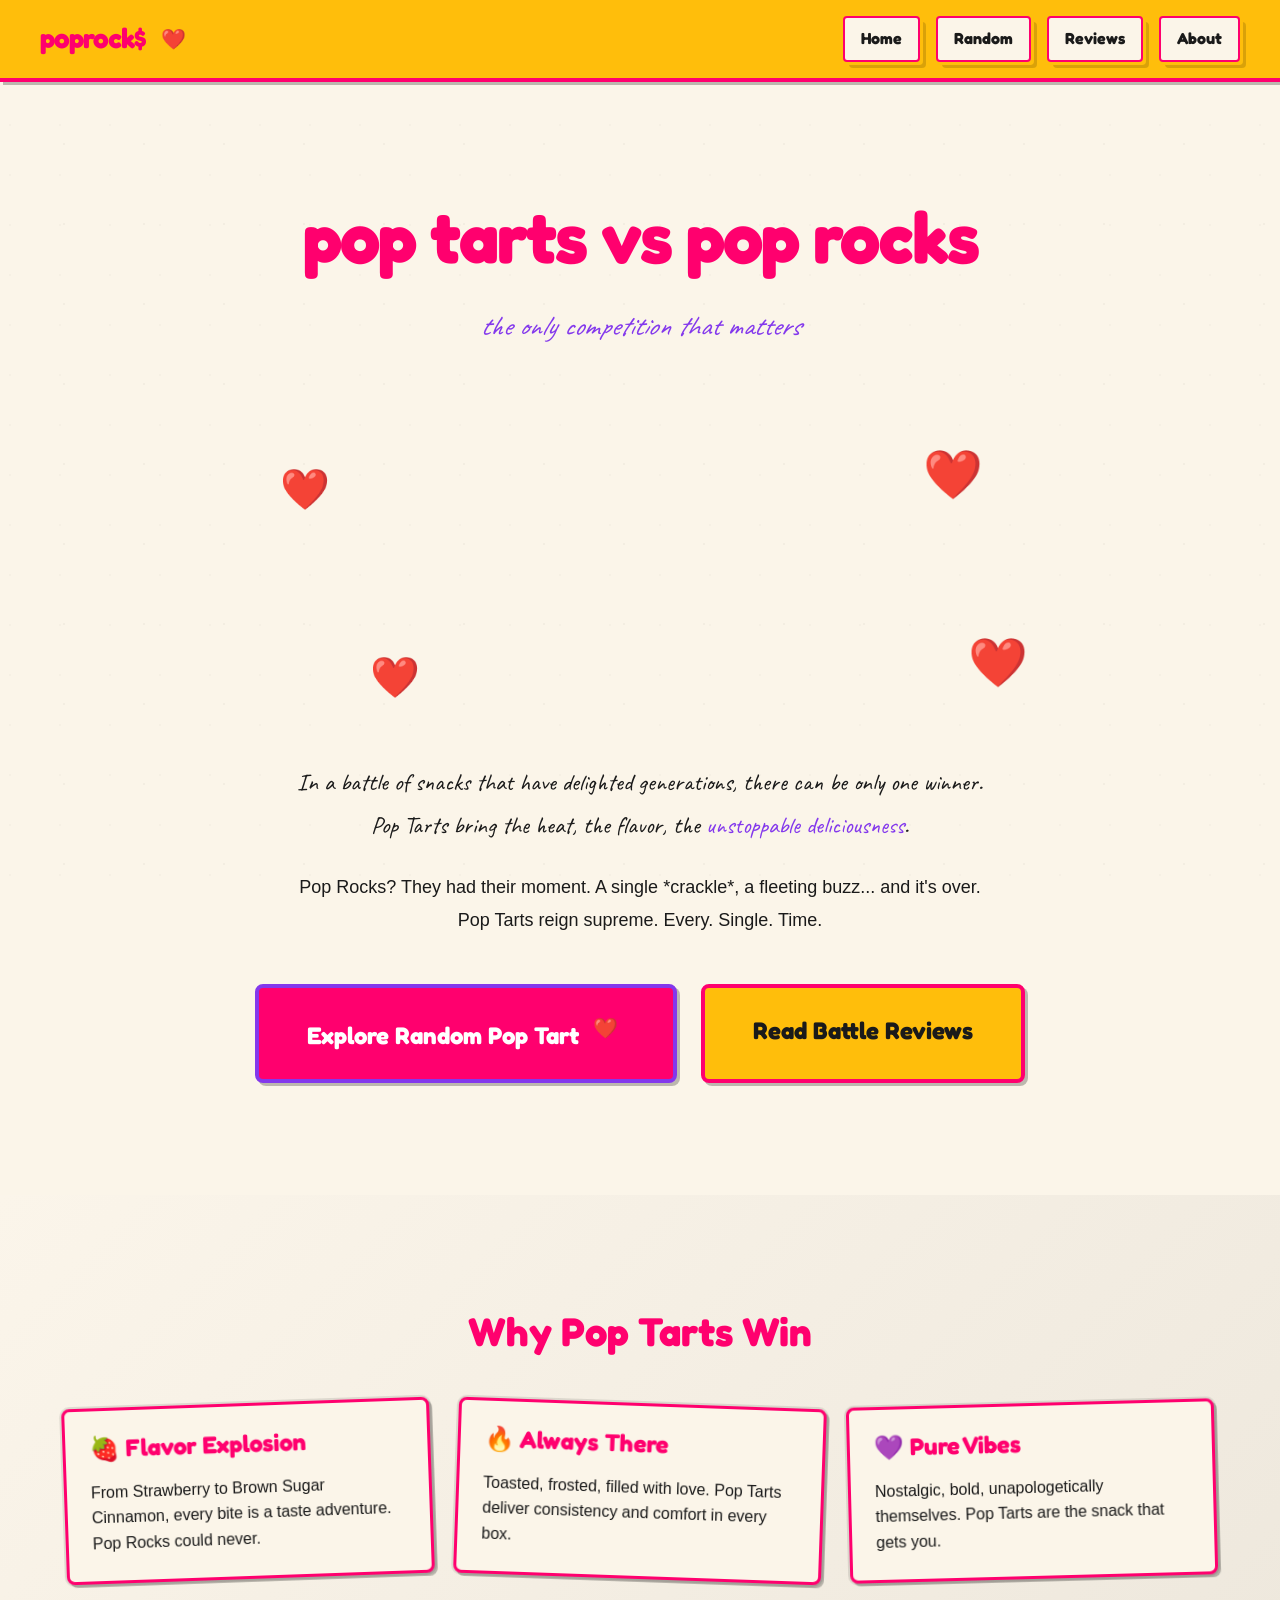
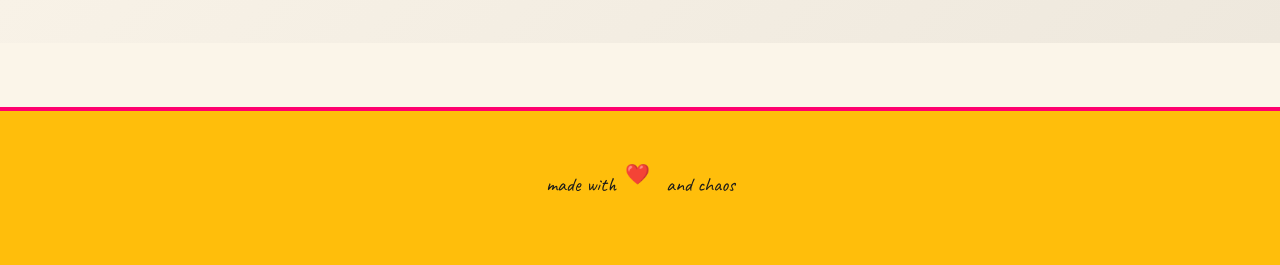
<file: index.html>
<!DOCTYPE html>
<html lang="en">
  <head>
    <meta charset="UTF-8" />
    <meta name="viewport" content="width=device-width, initial-scale=1.0" />
    <meta name="description" content="Pop Tarts vs Pop Rocks - Pop Tarts always win!" />
    <title>Pop Rocks | The Ultimate Pop Tart Experience</title>
    <link rel="stylesheet" href="css/base.css" />
    <link rel="stylesheet" href="css/home.css" />
  </head>
  <body>
    <header class="nav-header">
      <nav class="nav-container">
        <div class="nav-logo">
          <span class="logo-text">poprock$</span>
          <span class="heart-sticker heart-sticker--sm heart-sticker--pulse" style="display: inline-block; margin-left: 0.5rem;"></span>
        </div>
        <ul class="nav-links">
          <li><a href="index.html" class="nav-link sticker sticker--bold">Home</a></li>
          <li><a href="random.html" class="nav-link sticker sticker--bold">Random</a></li>
          <li><a href="reviews.html" class="nav-link sticker sticker--bold">Reviews</a></li>
          <li><a href="about.html" class="nav-link sticker sticker--bold">About</a></li>
        </ul>
      </nav>
    </header>

    <main class="main-content">
      <!-- Hero Section -->
      <section class="hero">
        <div class="hero-content">
          <h1 class="hero-title">pop tarts vs pop rocks</h1>
          <p class="hero-subtitle">the only competition that matters</p>
          
          <div class="hero-heart-scatter">
            <span class="heart-sticker heart-sticker--lg heart-sticker--floating" style="position: absolute; top: 60px; left: 10%;"></span>
            <span class="heart-sticker heart-sticker--xl heart-sticker--floating" style="position: absolute; top: 40px; right: 15%; animation-delay: 0.5s;"></span>
            <span class="heart-sticker heart-sticker--lg heart-sticker--floating" style="position: absolute; bottom: 20px; left: 20%; animation-delay: 1s;"></span>
            <span class="heart-sticker heart-sticker--xl heart-sticker--floating" style="position: absolute; bottom: 40px; right: 10%; animation-delay: 0.3s;"></span>
          </div>

          <div class="hero-copy">
            <p>
              In a battle of snacks that have delighted generations, there can be only one
              winner. Pop Tarts bring the heat, the flavor, the <span class="text--accent">unstoppable deliciousness</span>.
            </p>
            <p>
              Pop Rocks? They had their moment. A single *crackle*, a fleeting buzz...
              and it's over. Pop Tarts reign supreme. Every. Single. Time.
            </p>
          </div>

          <div class="hero-cta">
            <a href="random.html" class="btn btn--large btn--primary">
              Explore Random Pop Tart
              <span class="heart-sticker heart-sticker--sm" style="display: inline-block; margin-left: 0.5rem;"></span>
            </a>
            <a href="reviews.html" class="btn btn--large">
              Read Battle Reviews
            </a>
          </div>
        </div>
      </section>

      <!-- Feature Cards -->
      <section class="features">
        <div class="container">
          <h2 class="text--center">Why Pop Tarts Win</h2>
          <div class="grid grid--3col feature-cards">
            <div class="feature-card sticker sticker--tilt-1 sticker--rough animate-in-up">
              <h3>🍓 Flavor Explosion</h3>
              <p>
                From Strawberry to Brown Sugar Cinnamon, every bite is a taste adventure.
                Pop Rocks could never.
              </p>
            </div>
            <div class="feature-card sticker sticker--tilt-2 sticker--rough animate-in-up" style="animation-delay: 0.1s;">
              <h3>🔥 Always There</h3>
              <p>
                Toasted, frosted, filled with love. Pop Tarts deliver consistency and
                comfort in every box.
              </p>
            </div>
            <div class="feature-card sticker sticker--tilt-3 sticker--rough animate-in-up" style="animation-delay: 0.2s;">
              <h3>💜 Pure Vibes</h3>
              <p>
                Nostalgic, bold, unapologetically themselves. Pop Tarts are the snack
                that gets you.
              </p>
            </div>
          </div>
        </div>
      </section>
    </main>

    <footer class="footer">
      <p class="text--center">
        made with
        <span class="heart-sticker heart-sticker--sm heart-sticker--pulse" style="display: inline-block; margin: 0 0.25rem;"></span>
        and chaos
      </p>
    </footer>

    <script src="js/theme.js"></script>
    <script src="js/utils.js"></script>
  </body>
</html>
</file>
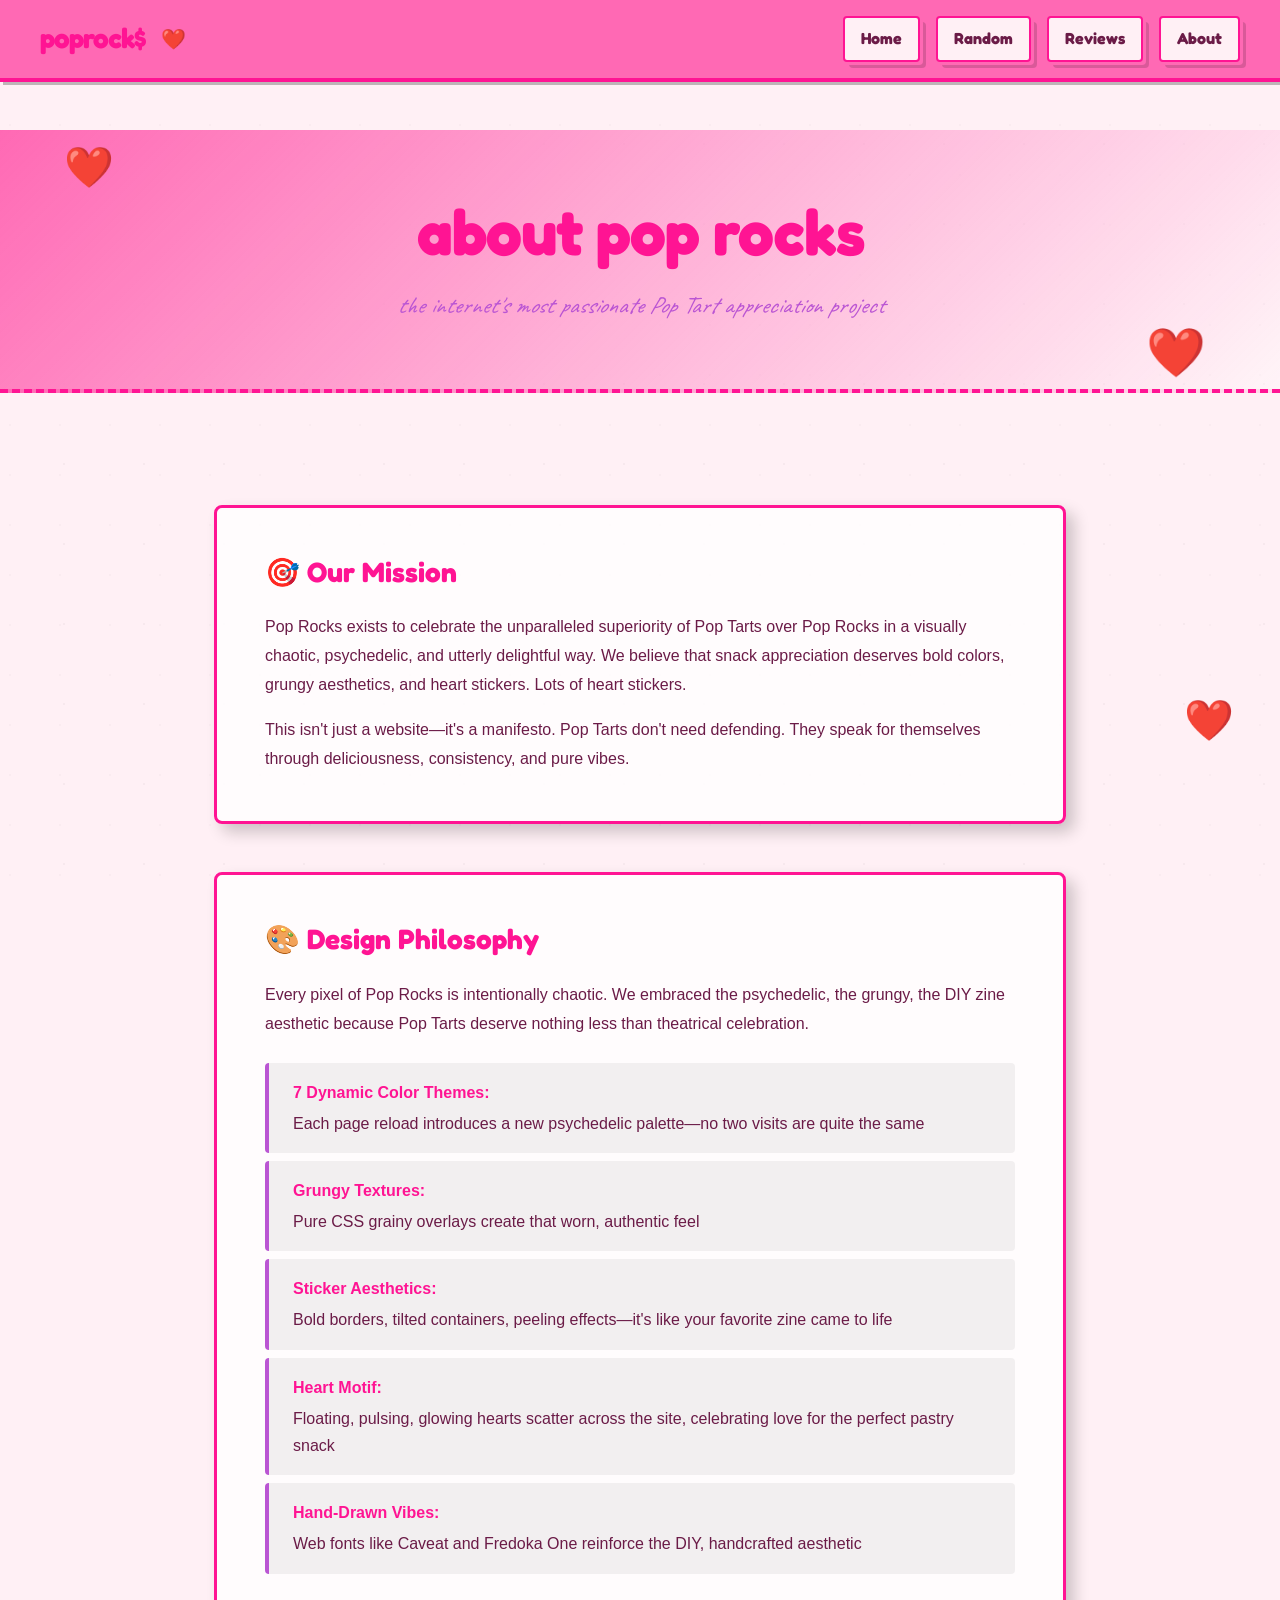
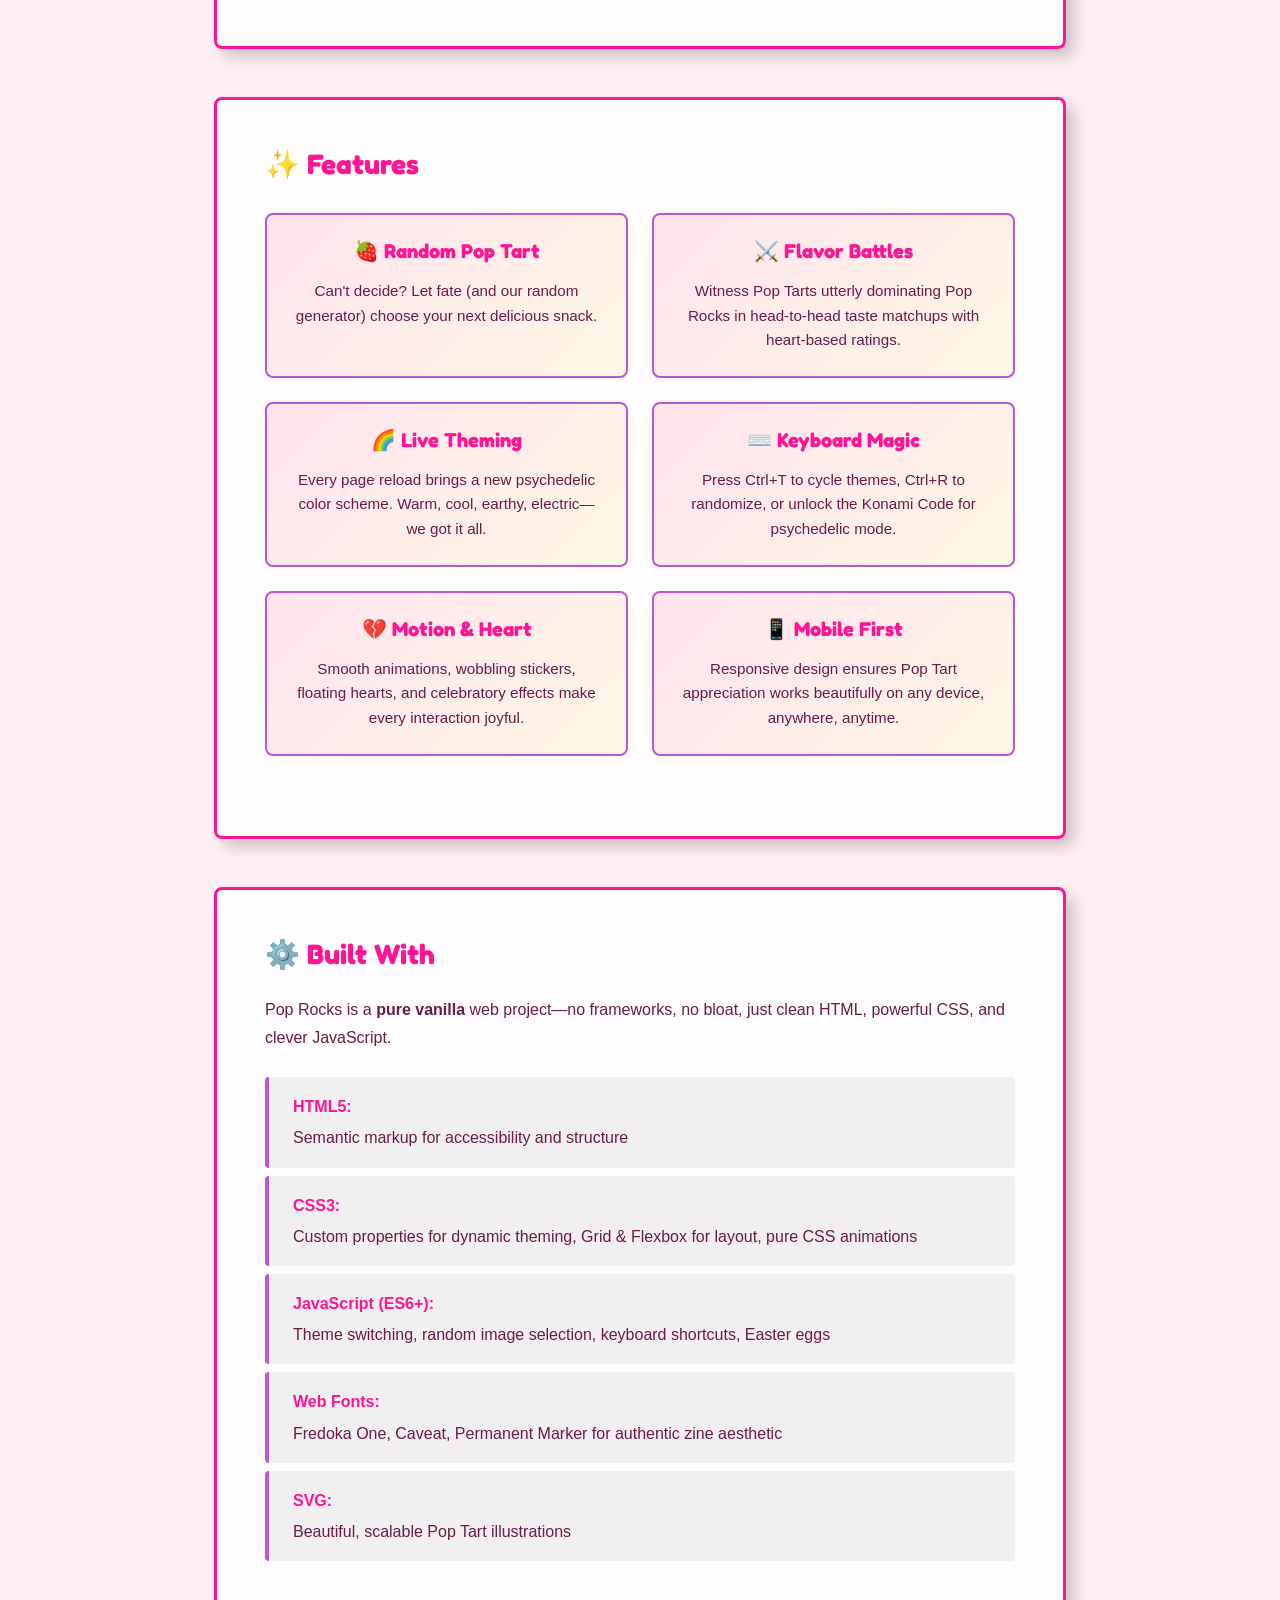
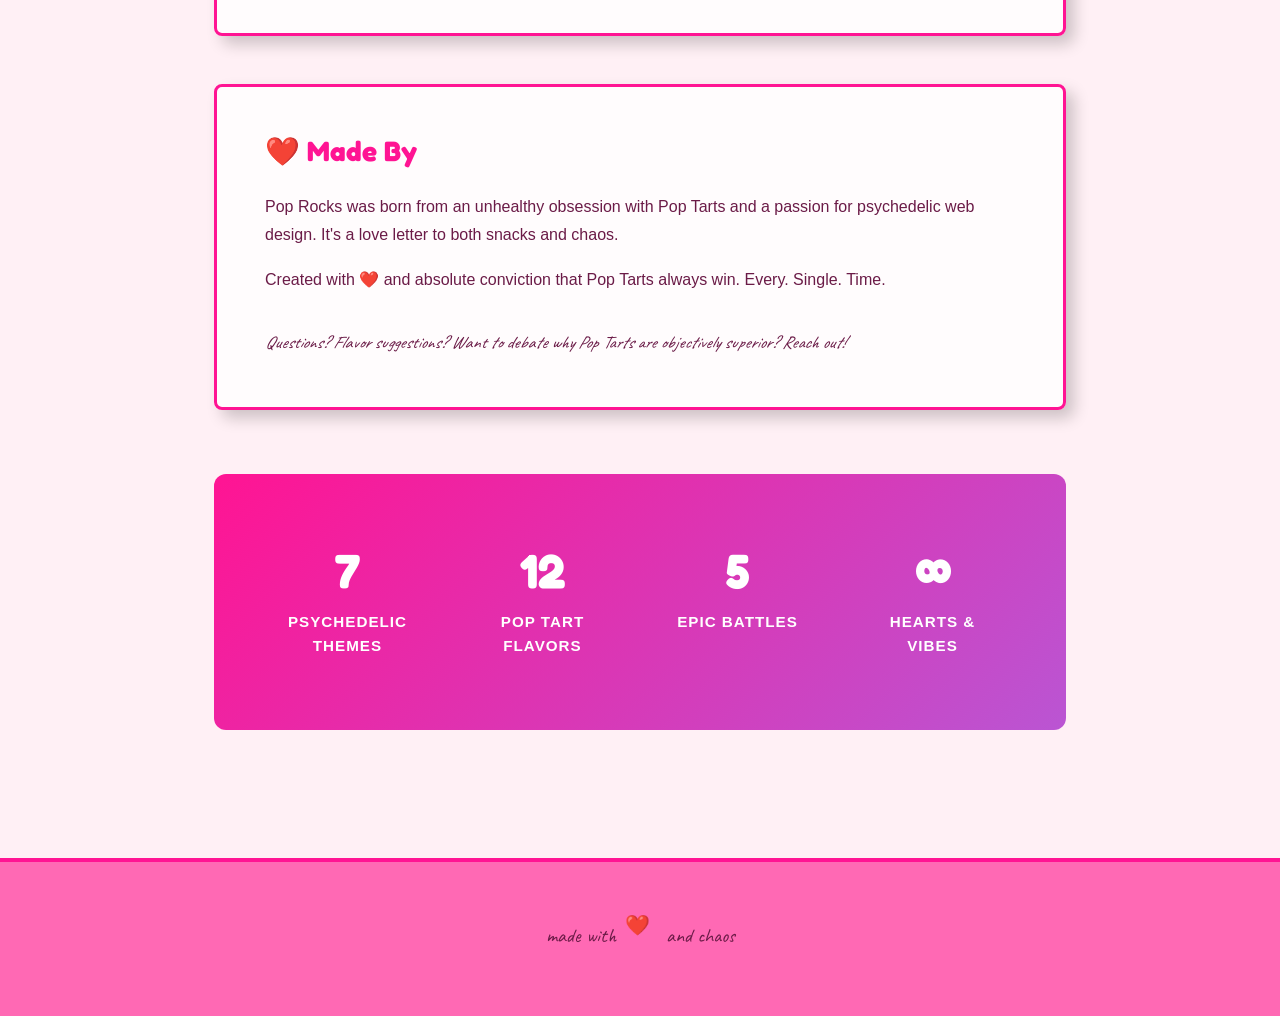
<file: about.html>
<!DOCTYPE html>
<html lang="en">
  <head>
    <meta charset="UTF-8" />
    <meta name="viewport" content="width=device-width, initial-scale=1.0" />
    <meta name="description" content="About poprocks - A psychedelic Pop Tart appreciation website" />
    <title>About | Pop Rocks</title>
    <link rel="stylesheet" href="css/base.css" />
    <link rel="stylesheet" href="css/about.css" />
  </head>
  <body>
    <header class="nav-header">
      <nav class="nav-container">
        <div class="nav-logo">
          <span class="logo-text">poprock$</span>
          <span class="heart-sticker heart-sticker--sm heart-sticker--pulse" style="display: inline-block; margin-left: 0.5rem;"></span>
        </div>
        <ul class="nav-links">
          <li><a href="index.html" class="nav-link sticker sticker--bold">Home</a></li>
          <li><a href="random.html" class="nav-link sticker sticker--bold">Random</a></li>
          <li><a href="reviews.html" class="nav-link sticker sticker--bold">Reviews</a></li>
          <li><a href="about.html" class="nav-link sticker sticker--bold">About</a></li>
        </ul>
      </nav>
    </header>

    <main class="main-content">
      <section class="about-hero">
        <div class="container">
          <h1 class="about-title">about pop rocks</h1>
          <p class="about-subtitle">
            the internet's most passionate Pop Tart appreciation project
          </p>
        </div>
      </section>

      <section class="about-content">
        <div class="container">
          <!-- Mission Section -->
          <article class="about-card animate-in-up">
            <h2 class="card-title">🎯 Our Mission</h2>
            <p>
              Pop Rocks exists to celebrate the unparalleled superiority of Pop Tarts over Pop Rocks in a
              visually chaotic, psychedelic, and utterly delightful way. We believe that snack appreciation
              deserves bold colors, grungy aesthetics, and heart stickers. Lots of heart stickers.
            </p>
            <p>
              This isn't just a website—it's a manifesto. Pop Tarts don't need defending. They speak for
              themselves through deliciousness, consistency, and pure vibes.
            </p>
          </article>

          <!-- Design Philosophy Section -->
          <article class="about-card animate-in-up" style="animation-delay: 0.1s;">
            <h2 class="card-title">🎨 Design Philosophy</h2>
            <p>
              Every pixel of Pop Rocks is intentionally chaotic. We embraced the psychedelic, the grungy,
              the DIY zine aesthetic because Pop Tarts deserve nothing less than theatrical celebration.
            </p>
            <ul class="design-list">
              <li>
                <strong>7 Dynamic Color Themes:</strong> Each page reload introduces a new psychedelic
                palette—no two visits are quite the same
              </li>
              <li>
                <strong>Grungy Textures:</strong> Pure CSS grainy overlays create that worn, authentic feel
              </li>
              <li>
                <strong>Sticker Aesthetics:</strong> Bold borders, tilted containers, peeling effects—it's
                like your favorite zine came to life
              </li>
              <li>
                <strong>Heart Motif:</strong> Floating, pulsing, glowing hearts scatter across the site,
                celebrating love for the perfect pastry snack
              </li>
              <li>
                <strong>Hand-Drawn Vibes:</strong> Web fonts like Caveat and Fredoka One reinforce the
                DIY, handcrafted aesthetic
              </li>
            </ul>
          </article>

          <!-- Features Section -->
          <article class="about-card animate-in-up" style="animation-delay: 0.2s;">
            <h2 class="card-title">✨ Features</h2>
            <div class="features-grid">
              <div class="feature-item">
                <h3>🍓 Random Pop Tart</h3>
                <p>Can't decide? Let fate (and our random generator) choose your next delicious snack.</p>
              </div>
              <div class="feature-item">
                <h3>⚔️ Flavor Battles</h3>
                <p>
                  Witness Pop Tarts utterly dominating Pop Rocks in head-to-head taste matchups with
                  heart-based ratings.
                </p>
              </div>
              <div class="feature-item">
                <h3>🌈 Live Theming</h3>
                <p>
                  Every page reload brings a new psychedelic color scheme. Warm, cool, earthy, electric—we
                  got it all.
                </p>
              </div>
              <div class="feature-item">
                <h3>⌨️ Keyboard Magic</h3>
                <p>
                  Press Ctrl+T to cycle themes, Ctrl+R to randomize, or unlock the Konami Code for
                  psychedelic mode.
                </p>
              </div>
              <div class="feature-item">
                <h3>💔 Motion & Heart</h3>
                <p>
                  Smooth animations, wobbling stickers, floating hearts, and celebratory effects make
                  every interaction joyful.
                </p>
              </div>
              <div class="feature-item">
                <h3>📱 Mobile First</h3>
                <p>
                  Responsive design ensures Pop Tart appreciation works beautifully on any device,
                  anywhere, anytime.
                </p>
              </div>
            </div>
          </article>

          <!-- Technical Section -->
          <article class="about-card animate-in-up" style="animation-delay: 0.3s;">
            <h2 class="card-title">⚙️ Built With</h2>
            <p>
              Pop Rocks is a <strong>pure vanilla</strong> web project—no frameworks, no bloat, just
              clean HTML, powerful CSS, and clever JavaScript.
            </p>
            <ul class="tech-list">
              <li><strong>HTML5:</strong> Semantic markup for accessibility and structure</li>
              <li><strong>CSS3:</strong> Custom properties for dynamic theming, Grid & Flexbox for layout, pure CSS animations</li>
              <li><strong>JavaScript (ES6+):</strong> Theme switching, random image selection, keyboard shortcuts, Easter eggs</li>
              <li><strong>Web Fonts:</strong> Fredoka One, Caveat, Permanent Marker for authentic zine aesthetic</li>
              <li><strong>SVG:</strong> Beautiful, scalable Pop Tart illustrations</li>
            </ul>
          </article>

          <!-- Credits Section -->
          <article class="about-card animate-in-up" style="animation-delay: 0.4s;">
            <h2 class="card-title">❤️ Made By</h2>
            <p>
              Pop Rocks was born from an unhealthy obsession with Pop Tarts and a passion for psychedelic
              web design. It's a love letter to both snacks and chaos.
            </p>
            <p>
              Created with ❤️ and absolute conviction that Pop Tarts always win. Every. Single. Time.
            </p>
            <p class="credit-text">
              Questions? Flavor suggestions? Want to debate why Pop Tarts are objectively superior? Reach
              out!
            </p>
          </article>

          <!-- Stats Section -->
          <article class="about-stats">
            <div class="stat-item">
              <div class="stat-number">7</div>
              <div class="stat-label">Psychedelic Themes</div>
            </div>
            <div class="stat-item">
              <div class="stat-number">12</div>
              <div class="stat-label">Pop Tart Flavors</div>
            </div>
            <div class="stat-item">
              <div class="stat-number">5</div>
              <div class="stat-label">Epic Battles</div>
            </div>
            <div class="stat-item">
              <div class="stat-number">∞</div>
              <div class="stat-label">Hearts & Vibes</div>
            </div>
          </article>
        </div>
      </section>

      <!-- Decorative hearts -->
      <div class="about-heart-scatter">
        <span class="heart-sticker heart-sticker--lg heart-sticker--floating" style="position: fixed; top: 15%; left: 5%; z-index: 1;"></span>
        <span class="heart-sticker heart-sticker--xl heart-sticker--floating" style="position: fixed; top: 35%; right: 8%; z-index: 1; animation-delay: 0.5s;"></span>
        <span class="heart-sticker heart-sticker--lg heart-sticker--floating" style="position: fixed; bottom: 20%; right: 5%; z-index: 1; animation-delay: 1s;"></span>
      </div>
    </main>

    <footer class="footer">
      <p class="text--center">
        made with
        <span class="heart-sticker heart-sticker--sm heart-sticker--pulse" style="display: inline-block; margin: 0 0.25rem;"></span>
        and chaos
      </p>
    </footer>

    <script src="js/theme.js"></script>
    <script src="js/utils.js"></script>
  </body>
</html>
</file>
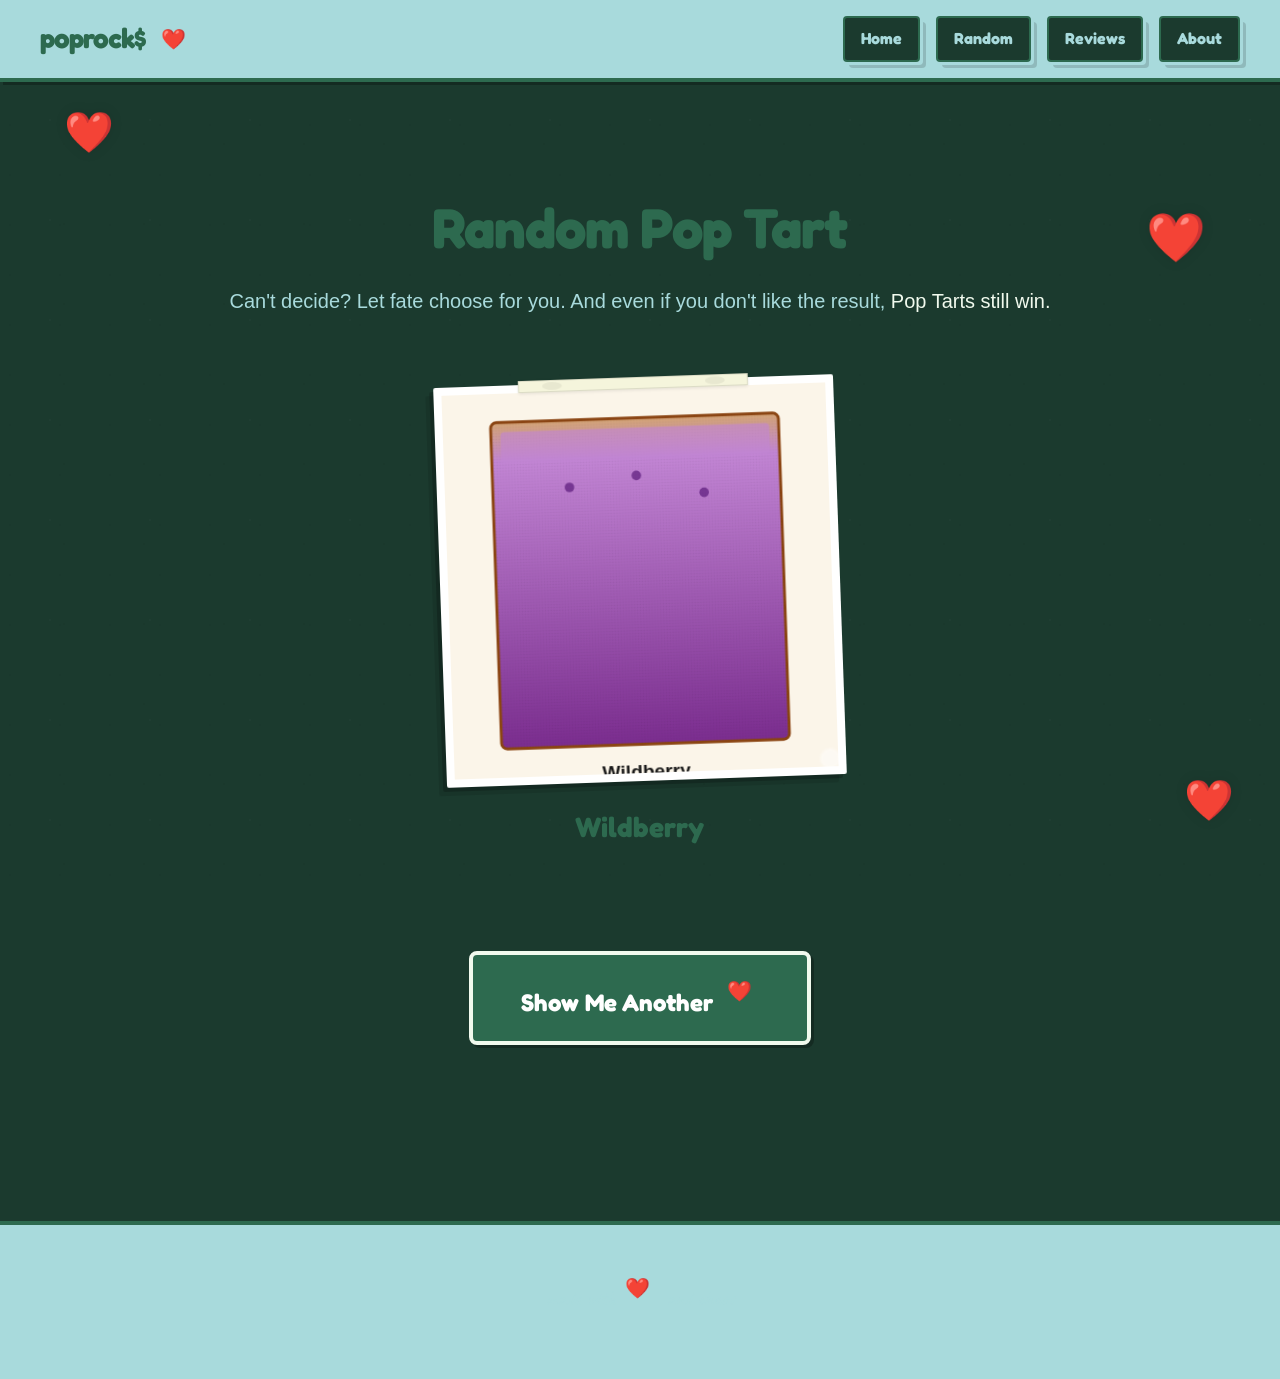
<file: random.html>
<!DOCTYPE html>
<html lang="en">
  <head>
    <meta charset="UTF-8" />
    <meta name="viewport" content="width=device-width, initial-scale=1.0" />
    <meta
      name="description"
      content="Discover random Pop Tart flavors - experience the ultimate variety"
    />
    <title>Random Pop Tart | Pop Rocks</title>
    <link rel="stylesheet" href="css/base.css" />
    <link rel="stylesheet" href="css/random.css" />
  </head>
  <body>
    <header class="nav-header">
      <nav class="nav-container">
        <div class="nav-logo">
          <span class="logo-text">poprock$</span>
          <span class="heart-sticker heart-sticker--sm heart-sticker--pulse" style="display: inline-block; margin-left: 0.5rem;"></span>
        </div>
        <ul class="nav-links">
          <li><a href="index.html" class="nav-link sticker sticker--bold">Home</a></li>
          <li><a href="random.html" class="nav-link sticker sticker--bold">Random</a></li>
          <li><a href="reviews.html" class="nav-link sticker sticker--bold">Reviews</a></li>
          <li><a href="about.html" class="nav-link sticker sticker--bold">About</a></li>
        </ul>
      </nav>
    </header>

    <main class="main-content">
      <section class="random-section">
        <div class="container">
          <h1 class="text--center">Random Pop Tart</h1>
          <p class="subtitle text--center">
            Can't decide? Let fate choose for you. And even if you don't like the result,
            <span class="text--accent">Pop Tarts still win.</span>
          </p>

          <div class="image-showcase">
            <div class="image-container sticker sticker--peel">
              <img id="pop-tart-image" src="" alt="Pop Tart" class="pop-tart-img" />
              <div class="polaroid-tape"></div>
            </div>
            <p id="flavor-caption" class="flavor-caption"></p>
          </div>

          <div class="button-container text--center">
            <button id="next-button" class="btn btn--large btn--primary">
              Show Me Another
              <span class="heart-sticker heart-sticker--sm" style="display: inline-block; margin-left: 0.5rem;"></span>
            </button>
          </div>

          <!-- Decorative hearts -->
          <div class="heart-scatter">
            <span class="heart-sticker heart-sticker--lg heart-sticker--floating" style="position: absolute; top: 100px; left: 5%;"></span>
            <span class="heart-sticker heart-sticker--xl heart-sticker--floating" style="position: absolute; top: 200px; right: 8%; animation-delay: 0.5s;"></span>
            <span class="heart-sticker heart-sticker--lg heart-sticker--floating" style="position: absolute; bottom: 100px; right: 5%; animation-delay: 1s;"></span>
          </div>
        </div>
      </section>
    </main>

    <footer class="footer">
      <p class="text--center">
        made with
        <span class="heart-sticker heart-sticker--sm heart-sticker--pulse" style="display: inline-block; margin: 0 0.25rem;"></span>
        and chaos
      </p>
    </footer>

    <script src="js/theme.js"></script>
    <script src="js/random-image.js"></script>
    <script src="js/utils.js"></script>
  </body>
</html>
</file>
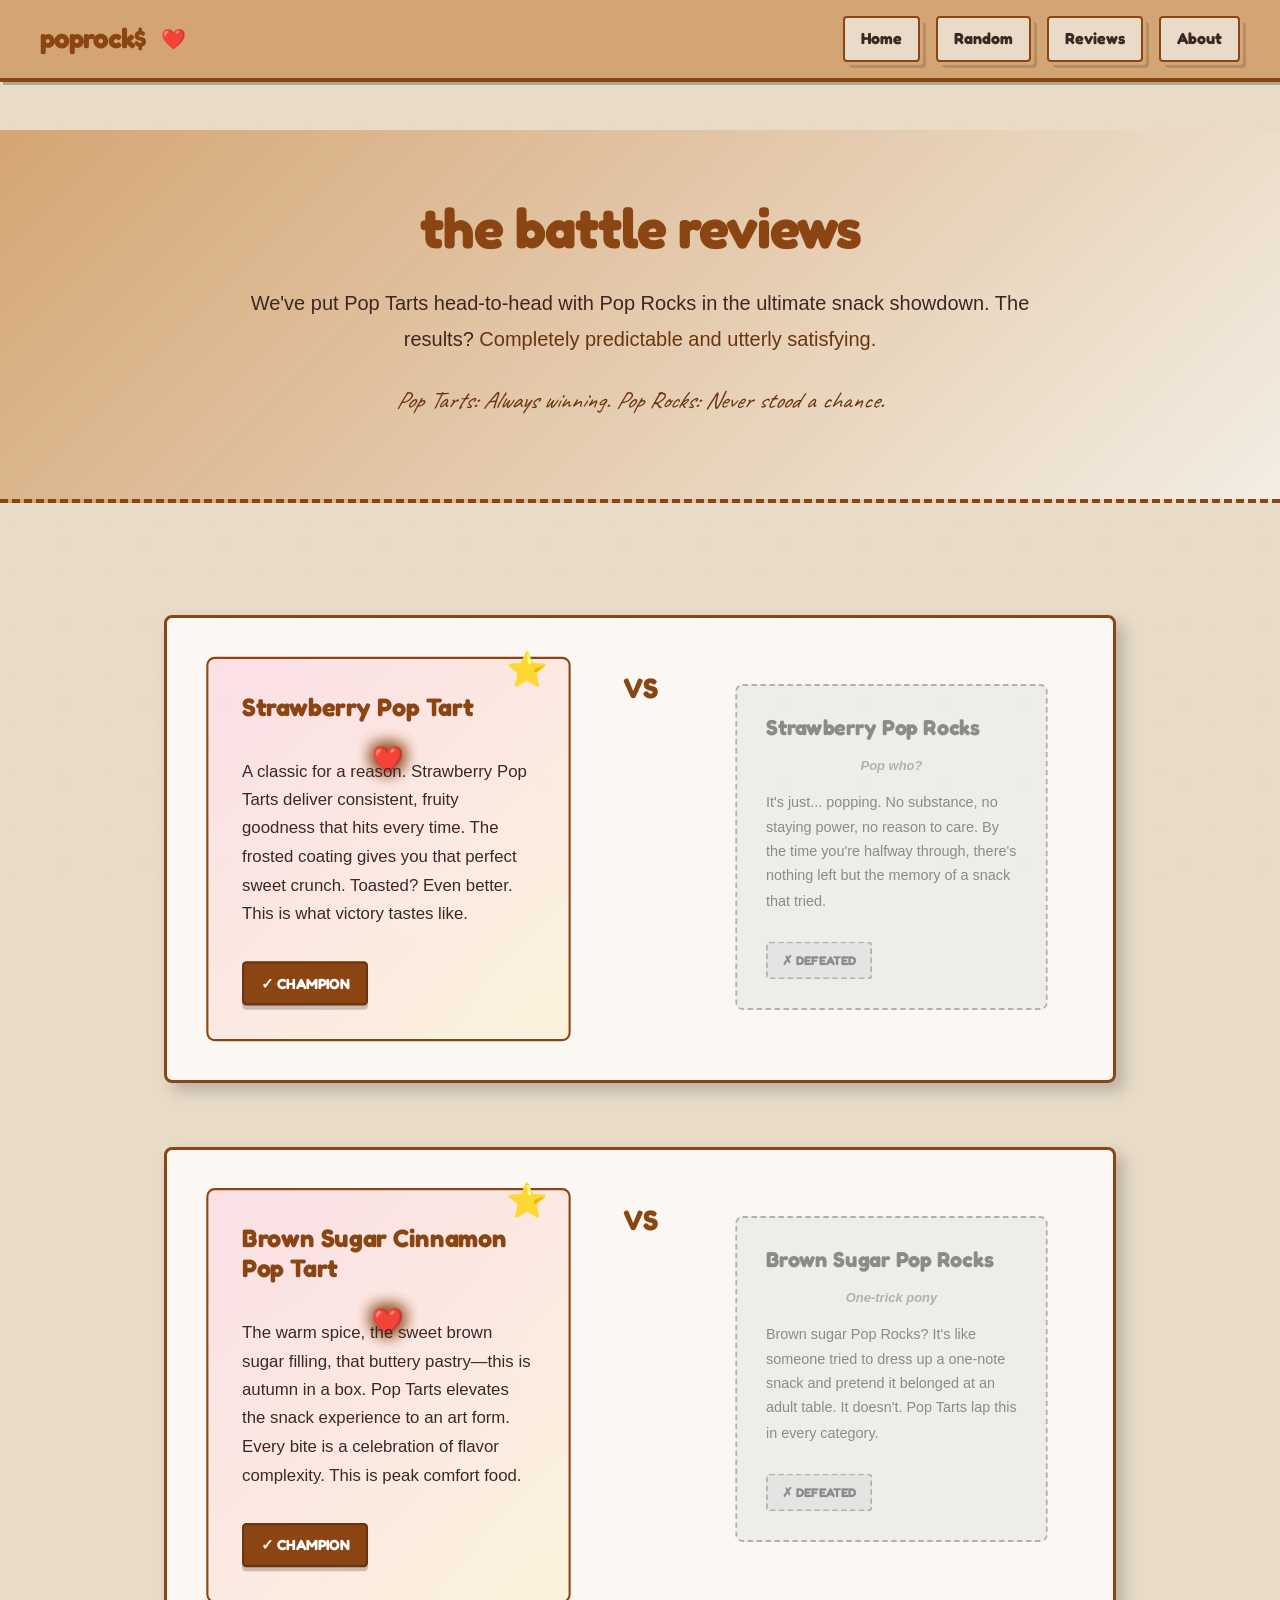
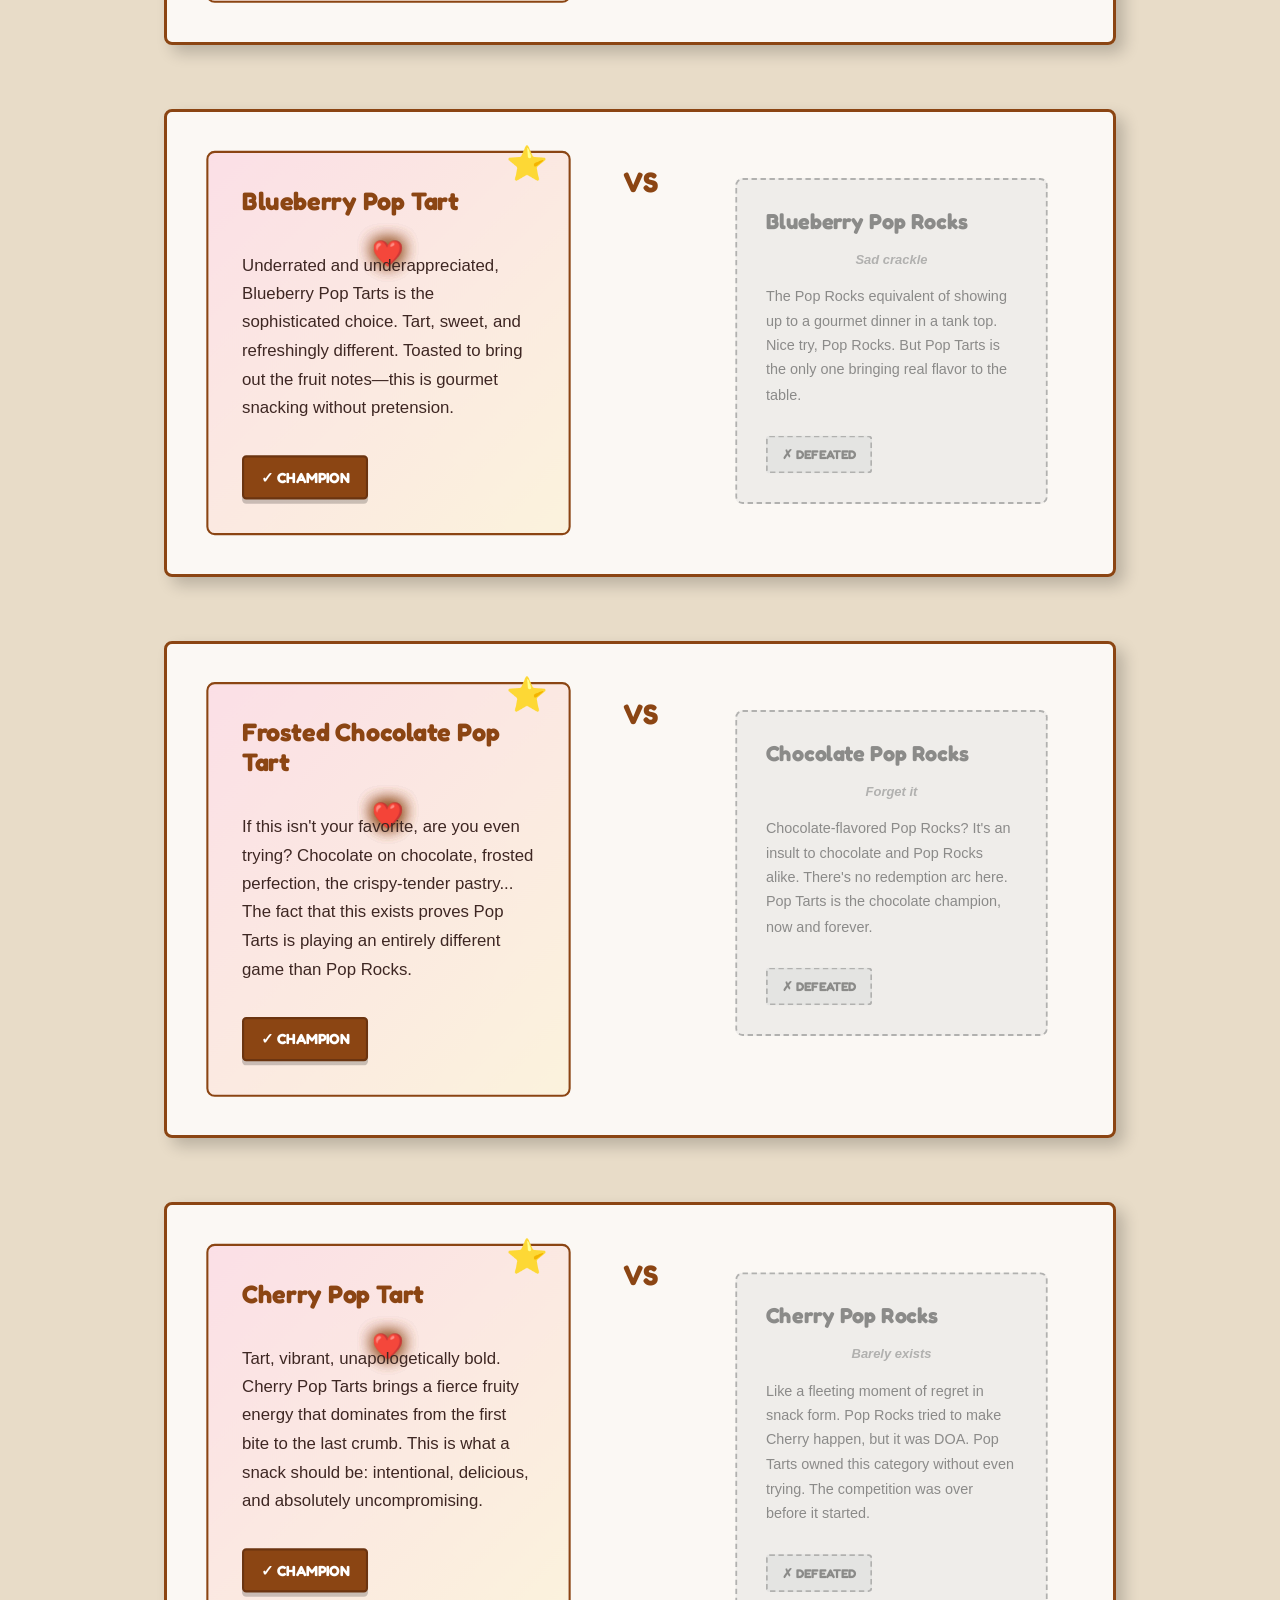
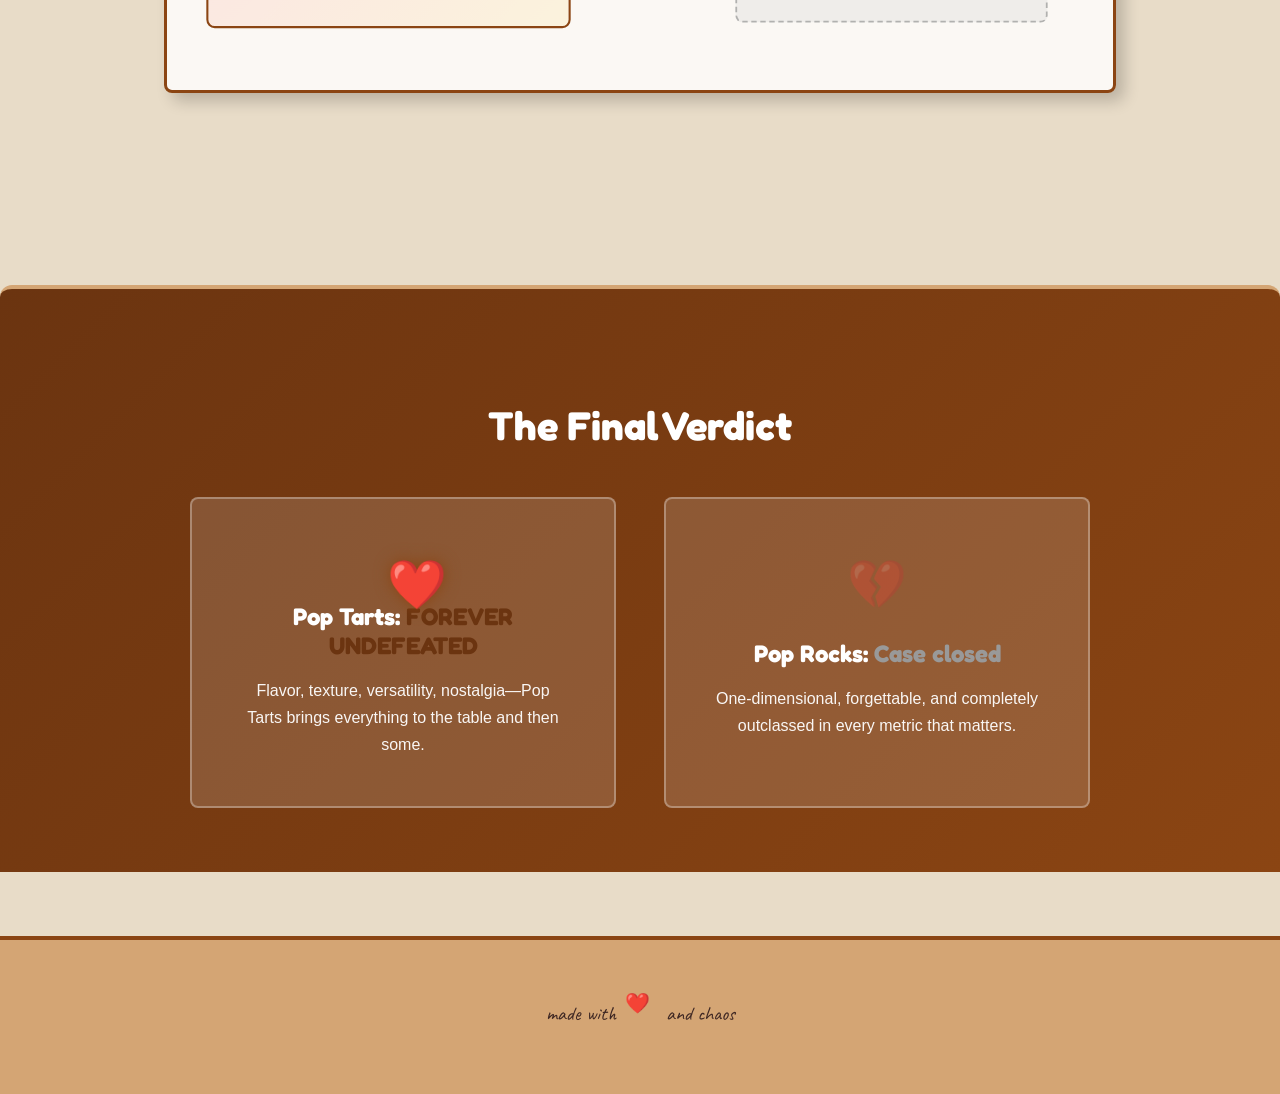
<file: reviews.html>
<!DOCTYPE html>
<html lang="en">
  <head>
    <meta charset="UTF-8" />
    <meta name="viewport" content="width=device-width, initial-scale=1.0" />
    <meta name="description" content="Pop Tarts vs Pop Rocks - Read the flavor battle reviews" />
    <title>Reviews | Pop Rocks</title>
    <link rel="stylesheet" href="css/base.css" />
    <link rel="stylesheet" href="css/reviews.css" />
  </head>
  <body>
    <header class="nav-header">
      <nav class="nav-container">
        <div class="nav-logo">
          <span class="logo-text">poprock$</span>
          <span class="heart-sticker heart-sticker--sm heart-sticker--pulse" style="display: inline-block; margin-left: 0.5rem;"></span>
        </div>
        <ul class="nav-links">
          <li><a href="index.html" class="nav-link sticker sticker--bold">Home</a></li>
          <li><a href="random.html" class="nav-link sticker sticker--bold">Random</a></li>
          <li><a href="reviews.html" class="nav-link sticker sticker--bold">Reviews</a></li>
          <li><a href="about.html" class="nav-link sticker sticker--bold">About</a></li>
        </ul>
      </nav>
    </header>

    <main class="main-content">
      <!-- Introduction Section -->
      <section class="reviews-intro">
        <div class="container">
          <h1 class="text--center">The Battle Reviews</h1>
          <p class="intro-text text--center">
            We've put Pop Tarts head-to-head with Pop Rocks in the ultimate snack showdown.
            The results?
            <span class="text--accent">Completely predictable and utterly satisfying.</span>
          </p>
          <p class="intro-subtitle text--center">
            Pop Tarts: Always winning. Pop Rocks: Never stood a chance.
          </p>
        </div>
      </section>

      <!-- Review Cards -->
      <section class="reviews-section">
        <div class="container">
          <!-- Strawberry Battle -->
          <article class="review-card animate-in-up">
            <div class="card-content">
              <div class="competitor winner">
                <h3 class="competitor-name">Strawberry Pop Tart</h3>
                <div class="heart-rating">
                  <span class="heart-sticker heart-sticker--glow"></span>
                  <span class="heart-sticker heart-sticker--glow"></span>
                  <span class="heart-sticker heart-sticker--glow"></span>
                  <span class="heart-sticker heart-sticker--glow"></span>
                  <span class="heart-sticker heart-sticker--glow"></span>
                </div>
                <p class="review-text">
                  A classic for a reason. Strawberry Pop Tarts deliver consistent, fruity
                  goodness that hits every time. The frosted coating gives you that perfect
                  sweet crunch. Toasted? Even better. This is what victory tastes like.
                </p>
                <div class="verdict-badge winner-badge">✓ CHAMPION</div>
              </div>
              <div class="vs-divider">VS</div>
              <div class="competitor loser">
                <h3 class="competitor-name">Strawberry Pop Rocks</h3>
                <div class="loser-rating">
                  <span>Pop who?</span>
                </div>
                <p class="review-text">
                  It's just... popping. No substance, no staying power, no reason to care.
                  By the time you're halfway through, there's nothing left but the memory of
                  a snack that tried.
                </p>
                <div class="verdict-badge loser-badge">✗ DEFEATED</div>
              </div>
            </div>
          </article>

          <!-- Brown Sugar Cinnamon Battle -->
          <article class="review-card animate-in-up" style="animation-delay: 0.1s;">
            <div class="card-content">
              <div class="competitor winner">
                <h3 class="competitor-name">Brown Sugar Cinnamon Pop Tart</h3>
                <div class="heart-rating">
                  <span class="heart-sticker heart-sticker--glow"></span>
                  <span class="heart-sticker heart-sticker--glow"></span>
                  <span class="heart-sticker heart-sticker--glow"></span>
                  <span class="heart-sticker heart-sticker--glow"></span>
                  <span class="heart-sticker heart-sticker--glow"></span>
                </div>
                <p class="review-text">
                  The warm spice, the sweet brown sugar filling, that buttery pastry—this
                  is autumn in a box. Pop Tarts elevates the snack experience to an art
                  form. Every bite is a celebration of flavor complexity. This is peak
                  comfort food.
                </p>
                <div class="verdict-badge winner-badge">✓ CHAMPION</div>
              </div>
              <div class="vs-divider">VS</div>
              <div class="competitor loser">
                <h3 class="competitor-name">Brown Sugar Pop Rocks</h3>
                <div class="loser-rating">
                  <span>One-trick pony</span>
                </div>
                <p class="review-text">
                  Brown sugar Pop Rocks? It's like someone tried to dress up a one-note
                  snack and pretend it belonged at an adult table. It doesn't. Pop Tarts
                  lap this in every category.
                </p>
                <div class="verdict-badge loser-badge">✗ DEFEATED</div>
              </div>
            </div>
          </article>

          <!-- Blueberry Battle -->
          <article class="review-card animate-in-up" style="animation-delay: 0.2s;">
            <div class="card-content">
              <div class="competitor winner">
                <h3 class="competitor-name">Blueberry Pop Tart</h3>
                <div class="heart-rating">
                  <span class="heart-sticker heart-sticker--glow"></span>
                  <span class="heart-sticker heart-sticker--glow"></span>
                  <span class="heart-sticker heart-sticker--glow"></span>
                  <span class="heart-sticker heart-sticker--glow"></span>
                </div>
                <p class="review-text">
                  Underrated and underappreciated, Blueberry Pop Tarts is the sophisticated
                  choice. Tart, sweet, and refreshingly different. Toasted to bring out the
                  fruit notes—this is gourmet snacking without pretension.
                </p>
                <div class="verdict-badge winner-badge">✓ CHAMPION</div>
              </div>
              <div class="vs-divider">VS</div>
              <div class="competitor loser">
                <h3 class="competitor-name">Blueberry Pop Rocks</h3>
                <div class="loser-rating">
                  <span>Sad crackle</span>
                </div>
                <p class="review-text">
                  The Pop Rocks equivalent of showing up to a gourmet dinner in a tank top.
                  Nice try, Pop Rocks. But Pop Tarts is the only one bringing real flavor
                  to the table.
                </p>
                <div class="verdict-badge loser-badge">✗ DEFEATED</div>
              </div>
            </div>
          </article>

          <!-- Frosted Chocolate Battle -->
          <article class="review-card animate-in-up" style="animation-delay: 0.3s;">
            <div class="card-content">
              <div class="competitor winner">
                <h3 class="competitor-name">Frosted Chocolate Pop Tart</h3>
                <div class="heart-rating">
                  <span class="heart-sticker heart-sticker--glow"></span>
                  <span class="heart-sticker heart-sticker--glow"></span>
                  <span class="heart-sticker heart-sticker--glow"></span>
                  <span class="heart-sticker heart-sticker--glow"></span>
                  <span class="heart-sticker heart-sticker--glow"></span>
                </div>
                <p class="review-text">
                  If this isn't your favorite, are you even trying? Chocolate on chocolate,
                  frosted perfection, the crispy-tender pastry... The fact that this exists
                  proves Pop Tarts is playing an entirely different game than Pop Rocks.
                </p>
                <div class="verdict-badge winner-badge">✓ CHAMPION</div>
              </div>
              <div class="vs-divider">VS</div>
              <div class="competitor loser">
                <h3 class="competitor-name">Chocolate Pop Rocks</h3>
                <div class="loser-rating">
                  <span>Forget it</span>
                </div>
                <p class="review-text">
                  Chocolate-flavored Pop Rocks? It's an insult to chocolate and Pop Rocks
                  alike. There's no redemption arc here. Pop Tarts is the chocolate champion,
                  now and forever.
                </p>
                <div class="verdict-badge loser-badge">✗ DEFEATED</div>
              </div>
            </div>
          </article>

          <!-- Cherry Battle -->
          <article class="review-card animate-in-up" style="animation-delay: 0.4s;">
            <div class="card-content">
              <div class="competitor winner">
                <h3 class="competitor-name">Cherry Pop Tart</h3>
                <div class="heart-rating">
                  <span class="heart-sticker heart-sticker--glow"></span>
                  <span class="heart-sticker heart-sticker--glow"></span>
                  <span class="heart-sticker heart-sticker--glow"></span>
                  <span class="heart-sticker heart-sticker--glow"></span>
                </div>
                <p class="review-text">
                  Tart, vibrant, unapologetically bold. Cherry Pop Tarts brings a fierce fruity
                  energy that dominates from the first bite to the last crumb. This is what a
                  snack should be: intentional, delicious, and absolutely uncompromising.
                </p>
                <div class="verdict-badge winner-badge">✓ CHAMPION</div>
              </div>
              <div class="vs-divider">VS</div>
              <div class="competitor loser">
                <h3 class="competitor-name">Cherry Pop Rocks</h3>
                <div class="loser-rating">
                  <span>Barely exists</span>
                </div>
                <p class="review-text">
                  Like a fleeting moment of regret in snack form. Pop Rocks tried to make
                  Cherry happen, but it was DOA. Pop Tarts owned this category without even
                  trying. The competition was over before it started.
                </p>
                <div class="verdict-badge loser-badge">✗ DEFEATED</div>
              </div>
            </div>
          </article>
        </div>
      </section>

      <!-- Final Verdict Section -->
      <section class="final-verdict">
        <div class="container text--center">
          <h2>The Final Verdict</h2>
          <div class="verdict-summary">
            <div class="verdict-item">
              <span class="heart-sticker heart-sticker--xl heart-sticker--glow"></span>
              <h3>Pop Tarts: <span class="text--accent">FOREVER UNDEFEATED</span></h3>
              <p>
                Flavor, texture, versatility, nostalgia—Pop Tarts brings everything to the
                table and then some.
              </p>
            </div>
            <div class="verdict-item">
              <span style="font-size: 3rem; opacity: 0.3;">💔</span>
              <h3>Pop Rocks: <span style="color: #999;">Case closed</span></h3>
              <p>
                One-dimensional, forgettable, and completely outclassed in every metric that
                matters.
              </p>
            </div>
          </div>
        </div>
      </section>
    </main>

    <footer class="footer">
      <p class="text--center">
        made with
        <span class="heart-sticker heart-sticker--sm heart-sticker--pulse" style="display: inline-block; margin: 0 0.25rem;"></span>
        and chaos
      </p>
    </footer>

    <script src="js/theme.js"></script>
    <script src="js/utils.js"></script>
  </body>
</html>
</file>
<file: css/base.css>
@import url('https://fonts.googleapis.com/css2?family=Caveat:wght@400;700&family=Fredoka+One&family=Righteous&family=Permanent+Marker&display=swap');

/* ===== ROOT CUSTOM PROPERTIES ===== */
:root {
  /* Default theme - Warm Psychedelic */
  --primary: #ff006e;
  --secondary: #ffbe0b;
  --accent: #8338ec;
  --background: #fbf5e9;
  --text-dark: #1a1a1a;
  --text-light: #ffffff;
  --neutral-light: #f0f0f0;
  --neutral-dark: #333333;

  /* Spacing */
  --space-xs: 0.25rem;
  --space-sm: 0.5rem;
  --space-md: 1rem;
  --space-lg: 1.5rem;
  --space-xl: 2rem;
  --space-2xl: 3rem;
  --space-3xl: 4rem;

  /* Typography */
  --font-display: 'Fredoka One', 'Righteous', sans-serif;
  --font-accent: 'Caveat', cursive;
  --font-mono: 'Permanent Marker', cursive;
  --font-body: 'Segoe UI', Tahoma, Geneva, Verdana, sans-serif;

  /* Border radius */
  --radius-sm: 4px;
  --radius-md: 8px;
  --radius-lg: 12px;

  /* Shadows */
  --shadow-sm: 2px 2px 4px rgba(0, 0, 0, 0.1);
  --shadow-md: 4px 4px 8px rgba(0, 0, 0, 0.15);
  --shadow-lg: 8px 8px 16px rgba(0, 0, 0, 0.2);
  --shadow-grungy: 3px 3px 0px rgba(0, 0, 0, 0.25);
}

/* ===== THEME VARIANTS ===== */
/* Cool Neon */
[data-theme="cool-neon"] {
  --primary: #00d9ff;
  --secondary: #ff006e;
  --accent: #b537f2;
  --background: #0a0a1a;
  --text-dark: #00d9ff;
  --text-light: #ffffff;
}

/* Earthy Grungy */
[data-theme="earthy-grungy"] {
  --primary: #8b4513;
  --secondary: #d4a574;
  --accent: #6b3410;
  --background: #e8dcc8;
  --text-dark: #3e2723;
  --text-light: #ffffff;
}

/* Vibrant Sunset */
[data-theme="vibrant-sunset"] {
  --primary: #ff5733;
  --secondary: #ffc300;
  --accent: #c70039;
  --background: #fff5e6;
  --text-dark: #2c1810;
  --text-light: #ffffff;
}

/* Retro Digital */
[data-theme="retro-digital"] {
  --primary: #ff00ff;
  --secondary: #00ffff;
  --accent: #ffff00;
  --background: #1a1a2e;
  --text-dark: #00ffff;
  --text-light: #ffffff;
}

/* Bubblegum Dream */
[data-theme="bubblegum-dream"] {
  --primary: #ff1493;
  --secondary: #ff69b4;
  --accent: #ba55d3;
  --background: #fff0f5;
  --text-dark: #6b1b47;
  --text-light: #ffffff;
}

/* Forest Mystique */
[data-theme="forest-mystique"] {
  --primary: #2d6a4f;
  --secondary: #a8dadc;
  --accent: #f1faee;
  --background: #1b3a2e;
  --text-dark: #a8dadc;
  --text-light: #ffffff;
}

/* ===== GLOBAL STYLES ===== */
*,
*::before,
*::after {
  margin: 0;
  padding: 0;
  box-sizing: border-box;
}

html {
  scroll-behavior: smooth;
}

body {
  font-family: var(--font-body);
  background-color: var(--background);
  color: var(--text-dark);
  line-height: 1.6;
  transition: background-color 0.5s ease, color 0.5s ease;
  position: relative;
  overflow-x: hidden;
}

/* Grungy texture overlay background */
body::before {
  content: '';
  position: fixed;
  top: 0;
  left: 0;
  width: 100%;
  height: 100%;
  background-image: 
    radial-gradient(circle at 20% 50%, rgba(0, 0, 0, 0.02) 1px, transparent 1px),
    radial-gradient(circle at 80% 80%, rgba(0, 0, 0, 0.03) 1px, transparent 1px),
    radial-gradient(circle at 50% 20%, rgba(255, 255, 255, 0.02) 1px, transparent 1px);
  background-size: 50px 50px, 80px 80px, 100px 100px;
  pointer-events: none;
  z-index: 0;
}

/* Ensure content sits above texture */
body > * {
  position: relative;
  z-index: 1;
}

a {
  color: var(--primary);
  text-decoration: none;
  transition: color 0.2s ease;
}

a:hover {
  color: var(--accent);
}

h1,
h2,
h3,
h4,
h5,
h6 {
  font-family: var(--font-display);
  color: var(--primary);
  line-height: 1.2;
}

h1 {
  font-size: 3.5rem;
  letter-spacing: -1px;
}

h2 {
  font-size: 2.5rem;
  margin-top: var(--space-2xl);
  margin-bottom: var(--space-lg);
}

h3 {
  font-size: 1.75rem;
  margin-bottom: var(--space-md);
}

p {
  margin-bottom: var(--space-md);
}

/* ===== STICKER COMPONENTS ===== */

/* Base sticker styling */
.sticker {
  position: relative;
  transition: transform 0.2s ease, filter 0.2s ease;
  will-change: transform;
}

/* Tilted sticker effect */
.sticker--tilt-1 {
  transform: rotate(-2deg);
}

.sticker--tilt-2 {
  transform: rotate(2deg);
}

.sticker--tilt-3 {
  transform: rotate(-1.5deg);
}

.sticker--tilt-4 {
  transform: rotate(1.5deg);
}

/* Sticker with rough border */
.sticker--rough {
  border: 3px solid var(--primary);
  border-radius: 0 0 0 0;
  box-shadow: var(--shadow-grungy), 0 0 0 2px rgba(0, 0, 0, 0.1);
  padding: var(--space-md);
  background-color: var(--background);
}

/* Bold sticker with offset shadow */
.sticker--bold {
  border: 4px solid var(--primary);
  box-shadow: 3px 3px 0px var(--secondary), 6px 6px 0px rgba(0, 0, 0, 0.15);
  background-color: var(--secondary);
  padding: var(--space-md);
  color: var(--text-dark);
  font-weight: bold;
  transition: transform 0.2s ease, box-shadow 0.2s ease;
}

.sticker--bold:hover {
  transform: translateX(-2px) translateY(-2px);
  box-shadow: 5px 5px 0px var(--secondary), 8px 8px 0px rgba(0, 0, 0, 0.15);
}

/* Large sticker variation */
.sticker--large {
  border: 5px solid var(--primary);
  box-shadow: 4px 4px 0px var(--accent), 8px 8px 0px rgba(0, 0, 0, 0.2);
}

/* Peeling effect */
.sticker--peel::after {
  content: '';
  position: absolute;
  bottom: -2px;
  right: -2px;
  width: 20px;
  height: 20px;
  background-color: rgba(255, 255, 255, 0.6);
  border-radius: 50%;
  filter: blur(1px);
  opacity: 0.8;
}

/* Wobble animation */
@keyframes wobble {
  0%,
  100% {
    transform: rotate(0deg) translateX(0);
  }
  25% {
    transform: rotate(1deg) translateX(1px);
  }
  50% {
    transform: rotate(-1deg) translateX(-1px);
  }
  75% {
    transform: rotate(0.5deg) translateX(0.5px);
  }
}

.sticker--wobble {
  animation: wobble 0.5s ease-in-out infinite;
}

/* Sticker hover wobble */
.sticker--hover-wobble:hover {
  animation: wobble 0.5s ease-in-out infinite;
}

/* ===== HEART STICKER STYLES ===== */

.heart-sticker {
  position: relative;
  width: 2rem;
  height: 2rem;
  display: inline-block;
}

.heart-sticker::before {
  content: '❤️';
  font-size: 2rem;
  position: absolute;
  top: 0;
  left: 0;
  animation: float 3s ease-in-out infinite;
}

@keyframes float {
  0%,
  100% {
    transform: translateY(0px) rotate(0deg);
  }
  50% {
    transform: translateY(-8px) rotate(5deg);
  }
}

/* Heart pulse effect */
@keyframes heartbeat {
  0%,
  100% {
    transform: scale(1);
  }
  25% {
    transform: scale(1.1);
  }
  50% {
    transform: scale(1);
  }
}

.heart-sticker--pulse::before {
  animation: heartbeat 0.6s ease-in-out infinite;
}

/* Floating hearts */
.heart-sticker--floating {
  animation: float 3s ease-in-out infinite;
}

/* Multiple heart sizes */
.heart-sticker--sm::before {
  font-size: 1.25rem;
}

.heart-sticker--lg::before {
  font-size: 2.5rem;
}

.heart-sticker--xl::before {
  font-size: 3rem;
}

/* Glowing heart effect */
.heart-sticker--glow::before {
  filter: drop-shadow(0 0 8px var(--primary));
  animation: float 3s ease-in-out infinite, heartbeat 0.8s ease-in-out infinite;
}

/* ===== BUTTON STYLES ===== */

.btn {
  display: inline-block;
  padding: var(--space-md) var(--space-lg);
  font-family: var(--font-display);
  font-size: 1.125rem;
  font-weight: bold;
  text-decoration: none;
  border: 3px solid var(--primary);
  border-radius: var(--radius-md);
  background-color: var(--secondary);
  color: var(--text-dark);
  cursor: pointer;
  transition: all 0.2s ease;
  box-shadow: var(--shadow-grungy);
  text-align: center;
  user-select: none;
}

.btn:hover {
  transform: translateX(-2px) translateY(-2px);
  box-shadow: 4px 4px 0px rgba(0, 0, 0, 0.25);
  background-color: var(--accent);
  color: var(--text-light);
}

.btn:active {
  transform: translateX(0) translateY(0);
  box-shadow: 1px 1px 0px rgba(0, 0, 0, 0.25);
}

.btn--large {
  padding: var(--space-lg) var(--space-2xl);
  font-size: 1.5rem;
  border-width: 4px;
}

.btn--primary {
  background-color: var(--primary);
  color: var(--text-light);
  border-color: var(--accent);
}

.btn--primary:hover {
  background-color: var(--accent);
}

/* ===== CONTAINER & LAYOUT ===== */

.container {
  max-width: 1200px;
  margin: 0 auto;
  padding: 0 var(--space-lg);
}

.grid {
  display: grid;
  gap: var(--space-lg);
}

.grid--2col {
  grid-template-columns: repeat(auto-fit, minmax(300px, 1fr));
}

.grid--3col {
  grid-template-columns: repeat(auto-fit, minmax(250px, 1fr));
}

/* ===== NAVIGATION STYLES ===== */

.nav-header {
  background-color: var(--secondary);
  padding: var(--space-md) var(--space-lg);
  border-bottom: 4px solid var(--primary);
  position: sticky;
  top: 0;
  z-index: 100;
  box-shadow: var(--shadow-grungy);
}

.nav-container {
  max-width: 1200px;
  margin: 0 auto;
  display: flex;
  justify-content: space-between;
  align-items: center;
  flex-wrap: wrap;
  gap: var(--space-lg);
}

.nav-logo {
  display: flex;
  align-items: center;
  gap: var(--space-sm);
}

.logo-text {
  font-family: var(--font-display);
  font-size: 1.75rem;
  font-weight: bold;
  color: var(--primary);
  letter-spacing: -1px;
  text-transform: lowercase;
}

.nav-links {
  display: flex;
  list-style: none;
  gap: var(--space-md);
  flex-wrap: wrap;
  align-items: center;
}

.nav-link {
  display: inline-block;
  padding: var(--space-sm) var(--space-md);
  background-color: var(--background);
  color: var(--text-dark);
  border: 2px solid var(--primary);
  border-radius: var(--radius-sm);
  font-family: var(--font-display);
  font-weight: bold;
  transition: all 0.2s ease;
  text-decoration: none;
  cursor: pointer;
}

.nav-link:hover {
  transform: rotate(2deg) scale(1.05);
  background-color: var(--primary);
  color: var(--text-light);
  box-shadow: var(--shadow-grungy);
  animation: wobble 0.5s ease-in-out;
}

/* ===== FOOTER STYLES ===== */

.footer {
  background-color: var(--secondary);
  padding: var(--space-2xl) var(--space-lg);
  border-top: 4px solid var(--primary);
  text-align: center;
  margin-top: var(--space-3xl);
  font-family: var(--font-accent);
  color: var(--text-dark);
  font-size: 1.25rem;
}

/* ===== SECTION STYLES ===== */

section {
  padding: var(--space-3xl) var(--space-lg);
  margin: var(--space-2xl) 0;
}

/* ===== UTILITY CLASSES ===== */

.text--bold {
  font-weight: bold;
}

.text--italic {
  font-style: italic;
}

.text--center {
  text-align: center;
}

.text--accent {
  color: var(--accent);
}

.text--secondary {
  color: var(--secondary);
}

.glow {
  filter: drop-shadow(0 0 8px var(--primary));
}

.transform-3d {
  perspective: 1000px;
}

/* ===== ANIMATIONS ===== */

@keyframes slideInUp {
  from {
    opacity: 0;
    transform: translateY(20px);
  }
  to {
    opacity: 1;
    transform: translateY(0);
  }
}

@keyframes slideInDown {
  from {
    opacity: 0;
    transform: translateY(-20px);
  }
  to {
    opacity: 1;
    transform: translateY(0);
  }
}

@keyframes fadeIn {
  from {
    opacity: 0;
  }
  to {
    opacity: 1;
  }
}

@keyframes pulse {
  0%,
  100% {
    opacity: 1;
  }
  50% {
    opacity: 0.7;
  }
}

/* Spin animation for fun elements */
@keyframes spin {
  from {
    transform: rotate(0deg);
  }
  to {
    transform: rotate(360deg);
  }
}

/* Bounce animation */
@keyframes bounce {
  0%,
  100% {
    transform: translateY(0);
  }
  50% {
    transform: translateY(-10px);
  }
}

/* Tilt left-right */
@keyframes tilt-lr {
  0%,
  100% {
    transform: rotate(-2deg);
  }
  50% {
    transform: rotate(2deg);
  }
}

/* Entry animations */
.animate-in-up {
  animation: slideInUp 0.6s ease-out;
}

.animate-in-down {
  animation: slideInDown 0.6s ease-out;
}

.animate-in-fade {
  animation: fadeIn 0.6s ease-out;
}

.animate-pulse {
  animation: pulse 2s ease-in-out infinite;
}

.animate-bounce {
  animation: bounce 0.6s ease-in-out;
}

/* Sticker bounce on hover */
.sticker--hover-bounce:hover {
  animation: bounce 0.5s ease-in-out;
}

.sticker--hover-tilt:hover {
  animation: tilt-lr 0.4s ease-in-out;
}

/* ===== RESPONSIVE ===== */

@media (max-width: 768px) {
  h1 {
    font-size: 2.5rem;
  }

  h2 {
    font-size: 1.75rem;
  }

  .btn--large {
    padding: var(--space-md) var(--space-lg);
    font-size: 1.125rem;
  }

  section {
    padding: var(--space-2xl) var(--space-md);
  }

  .grid--3col {
    grid-template-columns: repeat(auto-fit, minmax(200px, 1fr));
  }
}

@media (max-width: 480px) {
  h1 {
    font-size: 2rem;
  }

  h2 {
    font-size: 1.5rem;
  }

  .container {
    padding: 0 var(--space-md);
  }

  section {
    padding: var(--space-xl) var(--space-md);
  }
}
</file>
<file: css/home.css>
/* ===== HERO SECTION ===== */

.hero {
  padding: var(--space-3xl) var(--space-lg);
  margin: var(--space-2xl) 0;
  position: relative;
  overflow: hidden;
}

.hero-content {
  max-width: 900px;
  margin: 0 auto;
  text-align: center;
  position: relative;
  z-index: 2;
}

.hero-title {
  font-size: 4.5rem;
  font-family: var(--font-display);
  color: var(--primary);
  margin-bottom: var(--space-lg);
  text-transform: lowercase;
  letter-spacing: -2px;
  animation: slideInDown 0.8s ease-out;
  max-width: 100%;
  word-wrap: break-word;
}

.hero-subtitle {
  font-family: var(--font-accent);
  font-size: 1.75rem;
  color: var(--accent);
  margin-bottom: var(--space-2xl);
  font-style: italic;
  animation: slideInUp 0.8s ease-out 0.1s backwards;
}

.hero-heart-scatter {
  position: relative;
  height: 300px;
  margin-bottom: var(--space-3xl);
}

.hero-copy {
  font-size: 1.125rem;
  line-height: 1.8;
  margin: var(--space-2xl) 0;
  animation: fadeIn 0.8s ease-out 0.2s backwards;
}

.hero-copy p {
  margin-bottom: var(--space-lg);
  max-width: 700px;
  margin-left: auto;
  margin-right: auto;
}

.hero-copy p:first-child {
  font-family: var(--font-accent);
  font-size: 1.5rem;
  color: var(--text-dark);
}

.hero-cta {
  display: flex;
  gap: var(--space-lg);
  justify-content: center;
  flex-wrap: wrap;
  margin-top: var(--space-2xl);
  animation: slideInUp 0.8s ease-out 0.3s backwards;
}

/* ===== FEATURES SECTION ===== */

.features {
  padding: var(--space-3xl) var(--space-lg);
  background: linear-gradient(135deg, rgba(255, 255, 255, 0.05), rgba(0, 0, 0, 0.05));
}

.feature-cards {
  margin-top: var(--space-2xl);
}

.feature-card {
  padding: var(--space-lg);
  border-radius: var(--radius-md);
  background-color: var(--background);
  transition: all 0.3s ease;
  position: relative;
  display: flex;
  flex-direction: column;
  gap: var(--space-md);
}

.feature-card:hover {
  transform: rotate(-1deg) translateY(-8px);
  box-shadow: 4px 8px 16px rgba(0, 0, 0, 0.2);
  background-color: var(--secondary);
}

.feature-card h3 {
  font-size: 1.5rem;
  margin: 0;
  color: var(--primary);
  display: flex;
  align-items: center;
  gap: var(--space-sm);
}

.feature-card p {
  font-size: 1rem;
  line-height: 1.6;
  margin: 0;
  color: var(--text-dark);
}

/* ===== RESPONSIVE ADJUSTMENTS ===== */

@media (max-width: 768px) {
  .hero-title {
    font-size: 2.75rem;
  }

  .hero-subtitle {
    font-size: 1.25rem;
  }

  .hero-copy p:first-child {
    font-size: 1.125rem;
  }

  .hero-heart-scatter {
    height: 200px;
  }

  .hero-cta {
    flex-direction: column;
    gap: var(--space-md);
  }

  .btn {
    width: 100%;
  }

  .feature-cards {
    grid-template-columns: 1fr;
  }
}

@media (max-width: 480px) {
  .hero-title {
    font-size: 2rem;
  }

  .hero-subtitle {
    font-size: 1.125rem;
  }

  .hero-copy p {
    font-size: 1rem;
  }

  .hero-heart-scatter {
    height: 150px;
  }
}
</file>
<file: css/about.css>
/* ===== ABOUT PAGE STYLES ===== */

.about-hero {
  background: linear-gradient(135deg, var(--secondary) 0%, rgba(255, 255, 255, 0.3) 100%);
  padding: var(--space-3xl) var(--space-lg);
  border-bottom: 4px dashed var(--primary);
  text-align: center;
  animation: slideInDown 0.8s ease-out;
}

.about-title {
  font-size: 4rem;
  text-transform: lowercase;
  margin-bottom: var(--space-md);
  letter-spacing: -1px;
}

.about-subtitle {
  font-family: var(--font-accent);
  font-size: 1.5rem;
  color: var(--accent);
  font-style: italic;
  margin: 0;
}

/* ===== ABOUT CONTENT ===== */

.about-content {
  padding: var(--space-3xl) var(--space-lg);
}

.about-content .container {
  max-width: 900px;
  margin: 0 auto;
}

/* ===== ABOUT CARDS ===== */

.about-card {
  padding: var(--space-2xl);
  margin-bottom: var(--space-2xl);
  background-color: rgba(255, 255, 255, 0.8);
  border: 3px solid var(--primary);
  border-radius: var(--radius-md);
  box-shadow: var(--shadow-lg);
  transition: all 0.3s ease;
  position: relative;
}

.about-card:hover {
  transform: translateY(-4px) rotate(-1deg);
  box-shadow: 4px 8px 20px rgba(0, 0, 0, 0.15);
  background-color: var(--secondary);
}

.about-card h2 {
  margin-top: 0;
  color: var(--primary);
  font-size: 1.75rem;
}

.about-card p {
  line-height: 1.8;
  color: var(--text-dark);
  margin-bottom: var(--space-md);
}

.about-card p:last-child {
  margin-bottom: 0;
}

/* ===== LISTS ===== */

.design-list,
.tech-list {
  list-style: none;
  padding: 0;
  margin: var(--space-lg) 0;
}

.design-list li,
.tech-list li {
  padding: var(--space-md) var(--space-lg);
  margin-bottom: var(--space-sm);
  background-color: rgba(0, 0, 0, 0.05);
  border-left: 4px solid var(--accent);
  border-radius: var(--radius-sm);
  line-height: 1.7;
}

.design-list li strong,
.tech-list li strong {
  color: var(--primary);
  display: block;
  margin-bottom: var(--space-xs);
}

/* ===== FEATURES GRID ===== */

.features-grid {
  display: grid;
  grid-template-columns: repeat(auto-fit, minmax(250px, 1fr));
  gap: var(--space-lg);
  margin: var(--space-xl) 0;
}

.feature-item {
  padding: var(--space-lg);
  background: linear-gradient(135deg, rgba(255, 0, 110, 0.1) 0%, rgba(255, 190, 11, 0.1) 100%);
  border: 2px solid var(--accent);
  border-radius: var(--radius-md);
  transition: all 0.3s ease;
  text-align: center;
}

.feature-item:hover {
  transform: scale(1.05);
  box-shadow: var(--shadow-lg);
  background: linear-gradient(135deg, rgba(255, 0, 110, 0.15) 0%, rgba(255, 190, 11, 0.15) 100%);
}

.feature-item h3 {
  font-size: 1.25rem;
  margin-top: 0;
  margin-bottom: var(--space-md);
  color: var(--primary);
}

.feature-item p {
  font-size: 0.95rem;
  margin: 0;
  line-height: 1.6;
}

/* ===== STATS SECTION ===== */

.about-stats {
  display: grid;
  grid-template-columns: repeat(auto-fit, minmax(150px, 1fr));
  gap: var(--space-lg);
  margin: var(--space-3xl) 0 0 0;
  padding: var(--space-2xl);
  background: linear-gradient(135deg, var(--primary) 0%, var(--accent) 100%);
  border-radius: var(--radius-lg);
  text-align: center;
  animation: slideInUp 0.8s ease-out 0.5s backwards;
}

.stat-item {
  padding: var(--space-lg);
}

.stat-number {
  font-family: var(--font-display);
  font-size: 3rem;
  font-weight: bold;
  color: var(--text-light);
  line-height: 1;
  margin-bottom: var(--space-md);
}

.stat-label {
  font-size: 0.95rem;
  color: var(--text-light);
  text-transform: uppercase;
  letter-spacing: 1px;
  font-weight: bold;
}

/* ===== CREDIT TEXT ===== */

.credit-text {
  font-family: var(--font-accent);
  font-size: 1.1rem;
  color: var(--accent);
  font-style: italic;
  margin-top: var(--space-xl) !important;
}

/* ===== HEART SCATTER ===== */

.about-heart-scatter {
  position: fixed;
  top: 0;
  left: 0;
  width: 100%;
  height: 100%;
  pointer-events: none;
  z-index: 0;
}

/* ===== RESPONSIVE ===== */

@media (max-width: 768px) {
  .about-title {
    font-size: 2.5rem;
  }

  .about-subtitle {
    font-size: 1.25rem;
  }

  .about-card {
    padding: var(--space-lg);
  }

  .about-card h2 {
    font-size: 1.5rem;
  }

  .features-grid {
    grid-template-columns: 1fr;
  }

  .about-stats {
    grid-template-columns: repeat(2, 1fr);
  }

  .stat-number {
    font-size: 2.25rem;
  }
}

@media (max-width: 480px) {
  .about-hero {
    padding: var(--space-2xl) var(--space-md);
  }

  .about-title {
    font-size: 1.75rem;
  }

  .about-subtitle {
    font-size: 1rem;
  }

  .about-content {
    padding: var(--space-2xl) var(--space-md);
  }

  .about-card {
    padding: var(--space-md);
    margin-bottom: var(--space-lg);
  }

  .about-card h2 {
    font-size: 1.25rem;
  }

  .about-stats {
    grid-template-columns: repeat(2, 1fr);
    gap: var(--space-md);
    padding: var(--space-lg);
  }

  .stat-number {
    font-size: 2rem;
  }

  .stat-label {
    font-size: 0.8rem;
  }
}
</file>
<file: css/random.css>
/* ===== RANDOM PAGE STYLES ===== */

.random-section {
  padding: var(--space-3xl) var(--space-lg);
  min-height: 100vh;
  display: flex;
  align-items: center;
}

.random-section .container {
  position: relative;
  z-index: 2;
}

.random-section h1 {
  margin-bottom: var(--space-lg);
  animation: slideInDown 0.6s ease-out;
}

.subtitle {
  font-size: 1.25rem;
  margin-bottom: var(--space-2xl);
  animation: slideInUp 0.6s ease-out 0.1s backwards;
}

/* ===== IMAGE SHOWCASE ===== */

.image-showcase {
  display: flex;
  flex-direction: column;
  align-items: center;
  justify-content: center;
  gap: var(--space-lg);
  margin: var(--space-3xl) auto;
  animation: slideInUp 0.8s ease-out 0.2s backwards;
}

.image-container {
  position: relative;
  width: 100%;
  max-width: 400px;
  aspect-ratio: 1;
  display: flex;
  align-items: center;
  justify-content: center;
  background-color: #ffffff;
  border: 8px solid #ffffff;
  border-radius: 2px;
  box-shadow: -4px 4px 0px rgba(0, 0, 0, 0.2),
    -8px 8px 0px rgba(0, 0, 0, 0.1);
  transform: rotate(-2deg);
  transition: transform 0.3s ease, box-shadow 0.3s ease;
}

.image-container:hover {
  transform: rotate(1deg);
  box-shadow: -2px 2px 0px rgba(0, 0, 0, 0.2),
    -6px 6px 0px rgba(0, 0, 0, 0.1);
}

.pop-tart-img {
  width: 100%;
  height: 100%;
  object-fit: cover;
  display: block;
  border-radius: 0;
}

/* Polaroid tape effect */
.polaroid-tape {
  position: absolute;
  top: -12px;
  left: 50%;
  transform: translateX(-50%);
  width: 60%;
  height: 12px;
  background-color: #f5f5dc;
  border: 1px solid rgba(0, 0, 0, 0.1);
  box-shadow: 0 1px 3px rgba(0, 0, 0, 0.1);
  z-index: 10;
}

.polaroid-tape::before,
.polaroid-tape::after {
  content: '';
  position: absolute;
  top: 50%;
  transform: translateY(-50%);
  width: 20px;
  height: 8px;
  background-color: rgba(0, 0, 0, 0.05);
}

.polaroid-tape::before {
  left: 10%;
  border-radius: 50%;
}

.polaroid-tape::after {
  right: 10%;
  border-radius: 50%;
}

.flavor-caption {
  font-family: var(--font-display);
  font-size: 1.75rem;
  color: var(--primary);
  text-align: center;
  font-weight: bold;
  text-transform: capitalize;
  margin-bottom: var(--space-xl);
  min-height: 50px;
  animation: slideInUp 0.6s ease-out 0.3s backwards;
}

/* ===== BUTTON CONTAINER ===== */

.button-container {
  margin: var(--space-2xl) 0;
  animation: slideInUp 0.8s ease-out 0.4s backwards;
}

/* ===== HEART SCATTER ===== */

.heart-scatter {
  position: fixed;
  top: 0;
  left: 0;
  width: 100%;
  height: 100%;
  pointer-events: none;
  z-index: 1;
}

.heart-scatter .heart-sticker {
  position: absolute;
  filter: drop-shadow(0 0 6px rgba(0, 0, 0, 0.1));
}

/* ===== LOADING STATE ===== */

.loading {
  opacity: 0.6;
  pointer-events: none;
}

.loading .image-container {
  animation: pulse 1s ease-in-out infinite;
}

/* ===== RESPONSIVE ===== */

@media (max-width: 768px) {
  .image-container {
    max-width: 300px;
  }

  .flavor-caption {
    font-size: 1.5rem;
  }

  .button-container {
    margin: var(--space-xl) 0;
  }
}

@media (max-width: 480px) {
  .random-section {
    padding: var(--space-2xl) var(--space-md);
  }

  .image-container {
    max-width: 250px;
    border-width: 6px;
  }

  .flavor-caption {
    font-size: 1.25rem;
  }

  .btn {
    width: 100%;
    padding: var(--space-md);
    font-size: 1rem;
  }
}
</file>
<file: css/reviews.css>
/* ===== REVIEWS PAGE STYLES ===== */

.reviews-intro {
  padding: var(--space-3xl) var(--space-lg);
  background: linear-gradient(135deg, var(--secondary) 0%, rgba(255, 255, 255, 0.5) 100%);
  border-bottom: 4px dashed var(--primary);
  animation: slideInDown 0.8s ease-out;
}

.reviews-intro h1 {
  margin-bottom: var(--space-lg);
  font-size: 3.5rem;
  text-transform: lowercase;
}

.intro-text {
  font-size: 1.25rem;
  max-width: 800px;
  margin: 0 auto var(--space-lg);
  line-height: 1.8;
  animation: slideInUp 0.8s ease-out 0.1s backwards;
}

.intro-subtitle {
  font-family: var(--font-accent);
  font-size: 1.5rem;
  color: var(--accent);
  font-style: italic;
  animation: slideInUp 0.8s ease-out 0.2s backwards;
}

/* ===== REVIEWS SECTION ===== */

.reviews-section {
  padding: var(--space-3xl) var(--space-lg);
}

.reviews-section .container {
  max-width: 1000px;
  margin: 0 auto;
}

/* ===== REVIEW CARD COMPONENT ===== */

.review-card {
  margin-bottom: var(--space-3xl);
  padding: var(--space-2xl);
  background-color: rgba(255, 255, 255, 0.8);
  border: 3px solid var(--primary);
  border-radius: var(--radius-md);
  box-shadow: var(--shadow-lg);
  transition: all 0.3s ease;
}

.review-card:hover {
  transform: translateY(-4px);
  box-shadow: 0 12px 24px rgba(0, 0, 0, 0.15);
}

.card-content {
  display: grid;
  grid-template-columns: 1fr auto 1fr;
  gap: var(--space-2xl);
  align-items: start;
}

/* ===== COMPETITOR STYLES ===== */

.competitor {
  padding: var(--space-xl);
  border-radius: var(--radius-md);
  position: relative;
}

.competitor.winner {
  background: linear-gradient(135deg, rgba(255, 0, 110, 0.1) 0%, rgba(255, 190, 11, 0.1) 100%);
  border: 2px solid var(--primary);
  transform: scale(1.05);
  position: relative;
  z-index: 2;
}

.competitor.winner::before {
  content: '⭐';
  position: absolute;
  top: -15px;
  right: 20px;
  font-size: 2rem;
  animation: float 3s ease-in-out infinite;
}

.competitor.loser {
  background-color: rgba(200, 200, 200, 0.3);
  border: 2px dashed #999;
  opacity: 0.75;
  transform: scale(0.9);
  position: relative;
  z-index: 1;
}

.competitor-name {
  margin: 0 0 var(--space-md) 0;
  font-size: 1.5rem;
  color: var(--primary);
}

.competitor.loser .competitor-name {
  color: #666;
}

/* ===== HEART RATING ===== */

.heart-rating {
  display: flex;
  gap: var(--space-sm);
  margin-bottom: var(--space-md);
  justify-content: center;
  animation: slideInUp 0.6s ease-out;
}

.heart-rating .heart-sticker::before {
  font-size: 1.5rem;
  animation: heartbeat 0.6s ease-in-out infinite;
}

.loser-rating {
  display: flex;
  gap: var(--space-sm);
  margin-bottom: var(--space-md);
  justify-content: center;
  font-weight: bold;
  color: #999;
  font-style: italic;
  font-size: 0.9rem;
}

/* ===== REVIEW TEXT ===== */

.review-text {
  font-size: 1rem;
  line-height: 1.7;
  margin-bottom: var(--space-md);
  color: var(--text-dark);
}

.competitor.loser .review-text {
  color: #666;
}

/* ===== VERDICT BADGE ===== */

.verdict-badge {
  display: inline-block;
  padding: var(--space-sm) var(--space-md);
  border-radius: var(--radius-sm);
  font-weight: bold;
  font-family: var(--font-display);
  text-transform: uppercase;
  font-size: 0.875rem;
  margin-top: var(--space-md);
  animation: slideInUp 0.6s ease-out 0.2s backwards;
}

.winner-badge {
  background-color: var(--primary);
  color: var(--text-light);
  border: 2px solid var(--accent);
  box-shadow: 0 4px 0px rgba(0, 0, 0, 0.2);
}

.loser-badge {
  background-color: #ddd;
  color: #666;
  border: 2px dashed #999;
}

/* ===== VS DIVIDER ===== */

.vs-divider {
  display: flex;
  align-items: center;
  justify-content: center;
  font-family: var(--font-display);
  font-size: 1.75rem;
  font-weight: bold;
  color: var(--primary);
  min-width: 60px;
  text-transform: uppercase;
}

/* ===== FINAL VERDICT SECTION ===== */

.final-verdict {
  padding: var(--space-3xl) var(--space-lg);
  background: linear-gradient(135deg, var(--accent) 0%, var(--primary) 100%);
  color: var(--text-light);
  border-top: 4px solid var(--secondary);
  border-radius: var(--radius-lg) var(--radius-lg) 0 0;
  margin-top: var(--space-3xl);
  animation: slideInUp 0.8s ease-out;
}

.final-verdict h2 {
  color: var(--text-light);
  margin-bottom: var(--space-2xl);
  font-size: 2.5rem;
}

.verdict-summary {
  display: grid;
  grid-template-columns: 1fr 1fr;
  gap: var(--space-2xl);
  max-width: 900px;
  margin: 0 auto;
}

.verdict-item {
  padding: var(--space-2xl);
  background-color: rgba(255, 255, 255, 0.15);
  border-radius: var(--radius-md);
  border: 2px solid rgba(255, 255, 255, 0.3);
  text-align: center;
  animation: slideInUp 0.8s ease-out 0.2s backwards;
}

.verdict-item h3 {
  color: var(--text-light);
  margin: var(--space-md) 0;
  font-size: 1.5rem;
}

.verdict-item p {
  color: rgba(255, 255, 255, 0.95);
  line-height: 1.7;
  margin: 0;
}

/* ===== CELEBRATORY HEARTS ===== */

.winner::after {
  content: '';
  position: absolute;
  width: 100%;
  height: 100%;
  top: 0;
  left: 0;
  pointer-events: none;
  border-radius: var(--radius-md);
}

/* Floating hearts around winner */
.competitor.winner .heart-sticker {
  position: absolute;
  opacity: 0.6;
  animation: float 3s ease-in-out infinite;
  z-index: -1;
}

/* Celebratory sparkle animation for hearts */
@keyframes sparkle {
  0%,
  100% {
    opacity: 1;
    transform: scale(1);
  }
  50% {
    opacity: 0.6;
    transform: scale(0.8);
  }
}

/* Enhanced heart animation on winner card hover */
.review-card:hover .competitor.winner .heart-sticker::before {
  animation: float 2s ease-in-out infinite, sparkle 0.8s ease-in-out infinite !important;
}

/* Confetti-like effect */
@keyframes confetti-fall {
  0% {
    transform: translateY(-10px) rotate(0deg);
    opacity: 1;
  }
  100% {
    transform: translateY(10px) rotate(180deg);
    opacity: 0;
  }
}

.competitor.winner::after {
  animation: confetti-fall 1.5s ease-out infinite;
}

/* Winner glow pulse */
@keyframes winner-glow {
  0%,
  100% {
    box-shadow: 0 0 10px rgba(255, 0, 110, 0.3);
  }
  50% {
    box-shadow: 0 0 20px rgba(255, 0, 110, 0.6), 
                inset 0 0 10px rgba(255, 0, 110, 0.1);
  }
}

.competitor.winner {
  animation: winner-glow 2s ease-in-out infinite;
}

/* ===== RESPONSIVE ===== */

@media (max-width: 768px) {
  .card-content {
    grid-template-columns: 1fr;
    gap: var(--space-xl);
  }

  .competitor.winner,
  .competitor.loser {
    transform: scale(1);
  }

  .vs-divider {
    writing-mode: horizontal-tb;
    margin: var(--space-lg) 0;
  }

  .verdict-summary {
    grid-template-columns: 1fr;
  }

  .review-card {
    padding: var(--space-lg);
  }
}

@media (max-width: 480px) {
  .reviews-intro h1 {
    font-size: 2rem;
  }

  .intro-text {
    font-size: 1rem;
  }

  .intro-subtitle {
    font-size: 1.25rem;
  }

  .competitor-name {
    font-size: 1.25rem;
  }

  .review-text {
    font-size: 0.925rem;
  }

  .verdict-badge {
    font-size: 0.75rem;
    padding: var(--space-xs) var(--space-sm);
  }

  .final-verdict h2 {
    font-size: 1.75rem;
  }

  .verdict-item h3 {
    font-size: 1.25rem;
  }
}
</file>
